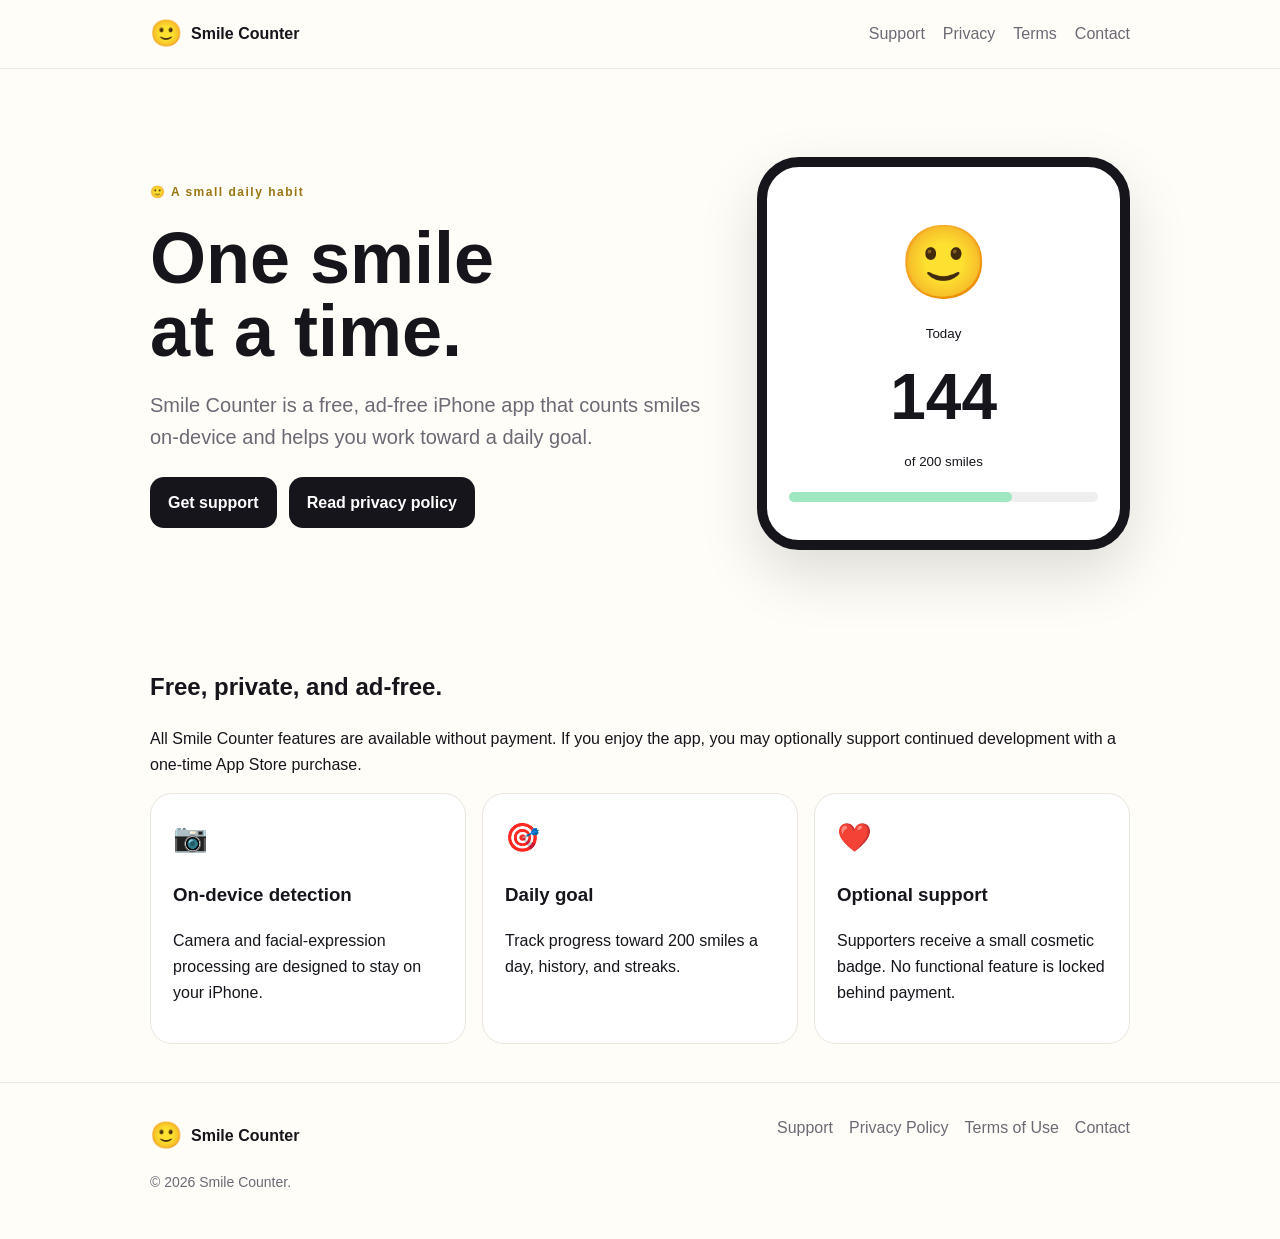
<file: index.html>
<!doctype html><html lang="en"><head><meta charset="utf-8"><meta name="viewport" content="width=device-width, initial-scale=1"><meta name="description" content="Smile Counter is a free, ad-free iPhone app for building a daily smile habit."><title>Smile Counter — One smile at a time</title><link rel="stylesheet" href="styles.css"></head><body><header class="site-header"><div class="container nav"><a class="brand" href="index.html"><span class="brand-mark">🙂</span><span>Smile Counter</span></a><nav class="nav-links"><a href="support.html">Support</a><a href="privacy.html">Privacy</a><a href="terms.html">Terms</a><a href="contact.html">Contact</a></nav></div></header><main><section class="hero"><div class="container hero-grid"><div><span class="eyebrow">🙂 A small daily habit</span><h1>One smile<br>at a time.</h1><p class="lead">Smile Counter is a free, ad-free iPhone app that counts smiles on-device and helps you work toward a daily goal.</p><div class="actions"><a class="button primary" href="support.html">Get support</a><a class="button" href="privacy.html">Read privacy policy</a></div></div><div class="phone-card"><div class="phone"><div class="phone-smile">🙂</div><small>Today</small><strong>144</strong><small>of 200 smiles</small><div class="progress"><span></span></div></div></div></div></section><section class="section"><div class="container"><h2>Free, private, and ad-free.</h2><p class="section-intro">All Smile Counter features are available without payment. If you enjoy the app, you may optionally support continued development with a one-time App Store purchase.</p><div class="cards"><div class="card"><div class="card-icon">📷</div><h3>On-device detection</h3><p>Camera and facial-expression processing are designed to stay on your iPhone.</p></div><div class="card"><div class="card-icon">🎯</div><h3>Daily goal</h3><p>Track progress toward 200 smiles a day, history, and streaks.</p></div><div class="card"><div class="card-icon">❤️</div><h3>Optional support</h3><p>Supporters receive a small cosmetic badge. No functional feature is locked behind payment.</p></div></div></div></section></main><footer class="site-footer"><div class="container footer-grid"><div><a class="brand" href="index.html"><span class="brand-mark">🙂</span><span>Smile Counter</span></a><p class="small">© 2026 Smile Counter.</p></div><div class="footer-links"><a href="support.html">Support</a><a href="privacy.html">Privacy Policy</a><a href="terms.html">Terms of Use</a><a href="contact.html">Contact</a></div></div></footer></body></html>
</file>
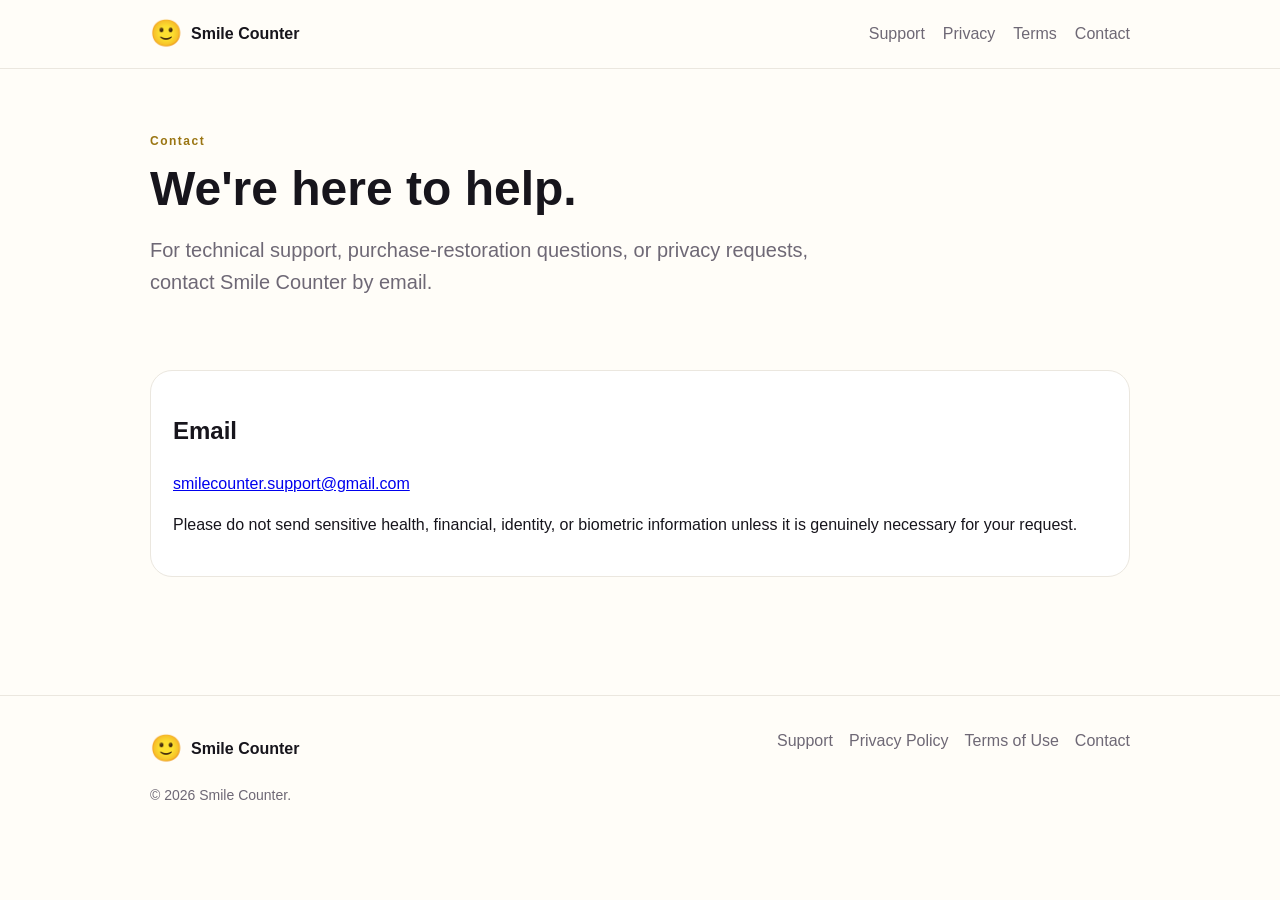
<file: contact.html>
<!doctype html><html lang="en"><head><meta charset="utf-8"><meta name="viewport" content="width=device-width, initial-scale=1"><meta name="description" content="Smile Counter"><title>Contact — Smile Counter</title><link rel="stylesheet" href="styles.css"></head><body><header class="site-header"><div class="container nav"><a class="brand" href="index.html"><span class="brand-mark">🙂</span><span>Smile Counter</span></a><nav class="nav-links"><a href="support.html">Support</a><a href="privacy.html">Privacy</a><a href="terms.html">Terms</a><a href="contact.html">Contact</a></nav></div></header><main class="page"><div class="container"><div class="page-head"><span class="eyebrow">Contact</span><h1>We're here to help.</h1><p class="lead">For technical support, purchase-restoration questions, or privacy requests, contact Smile Counter by email.</p></div><section class="section"><div class="contact-box"><h2>Email</h2><p><a href="mailto:smilecounter.support@gmail.com">smilecounter.support@gmail.com</a></p><p>Please do not send sensitive health, financial, identity, or biometric information unless it is genuinely necessary for your request.</p></div></section></div></main><footer class="site-footer"><div class="container footer-grid"><div><a class="brand" href="index.html"><span class="brand-mark">🙂</span><span>Smile Counter</span></a><p class="small">© 2026 Smile Counter.</p></div><div class="footer-links"><a href="support.html">Support</a><a href="privacy.html">Privacy Policy</a><a href="terms.html">Terms of Use</a><a href="contact.html">Contact</a></div></div></footer></body></html>
</file>
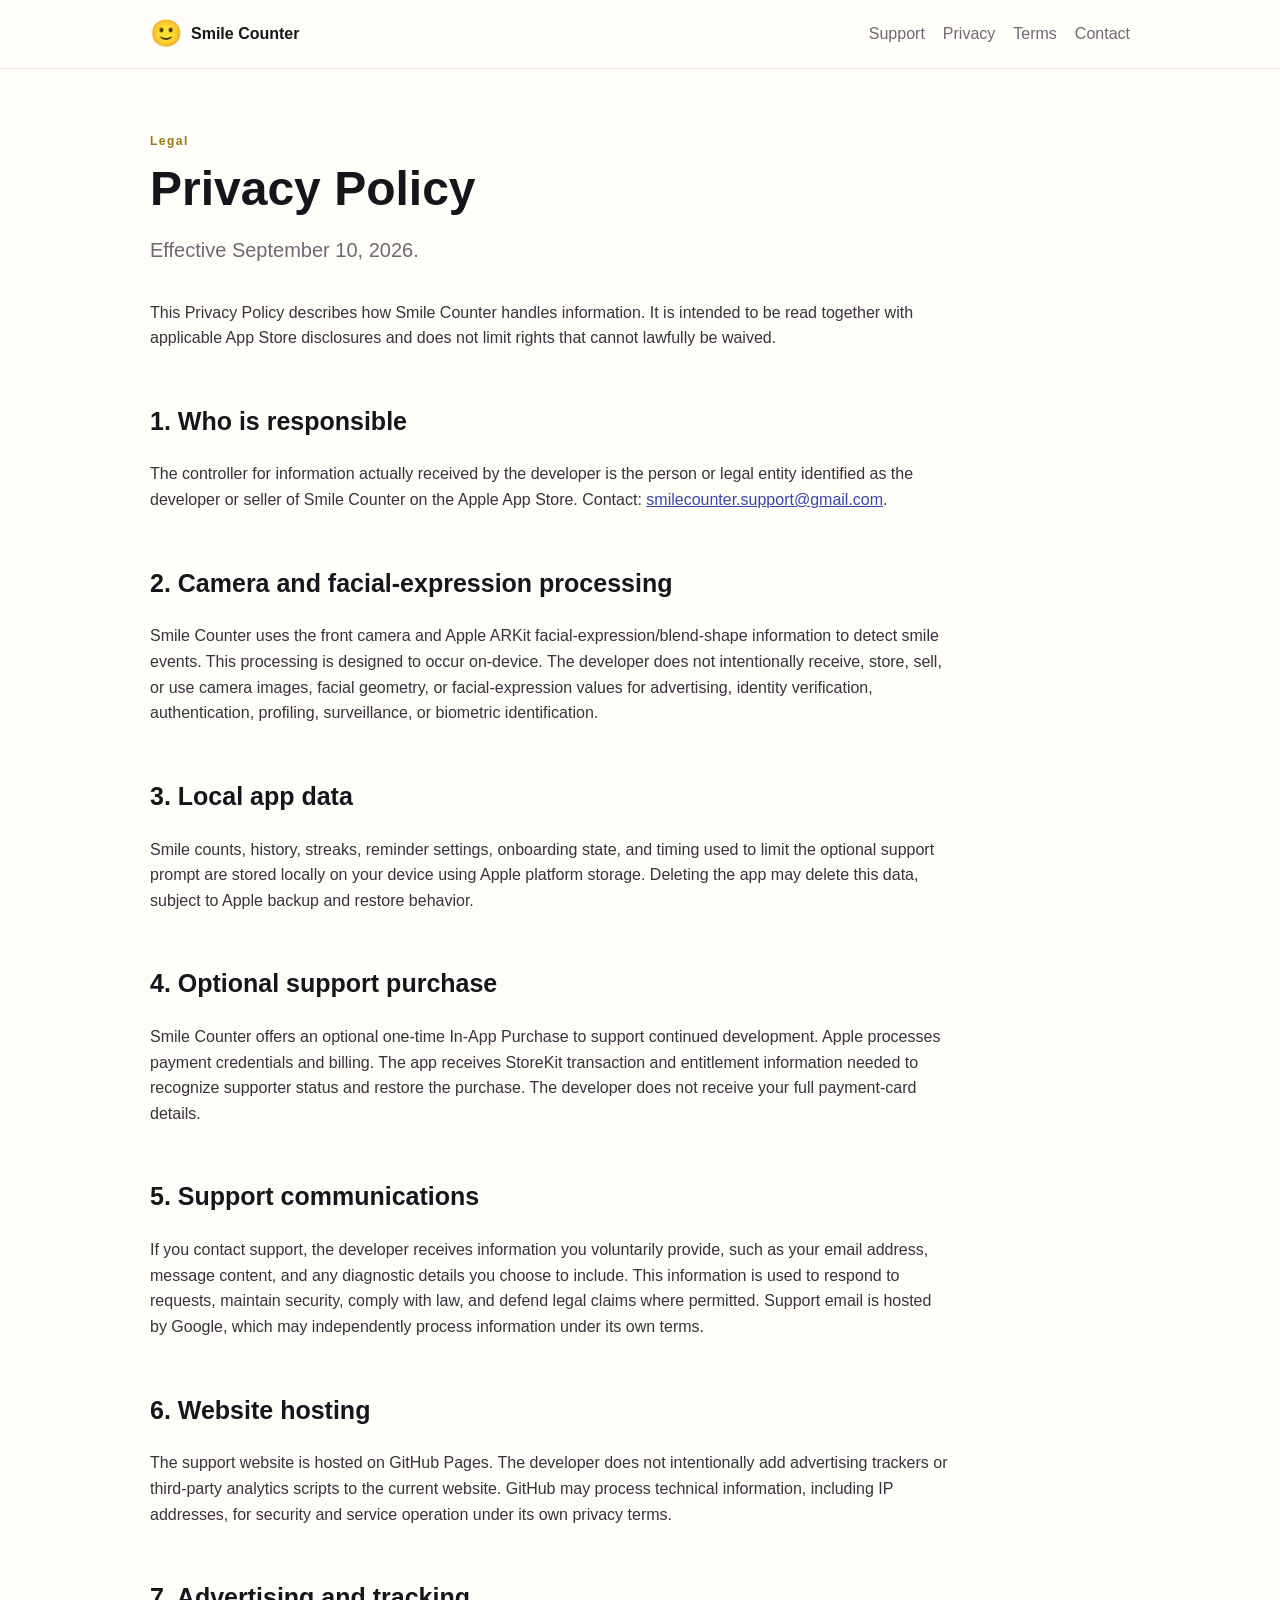
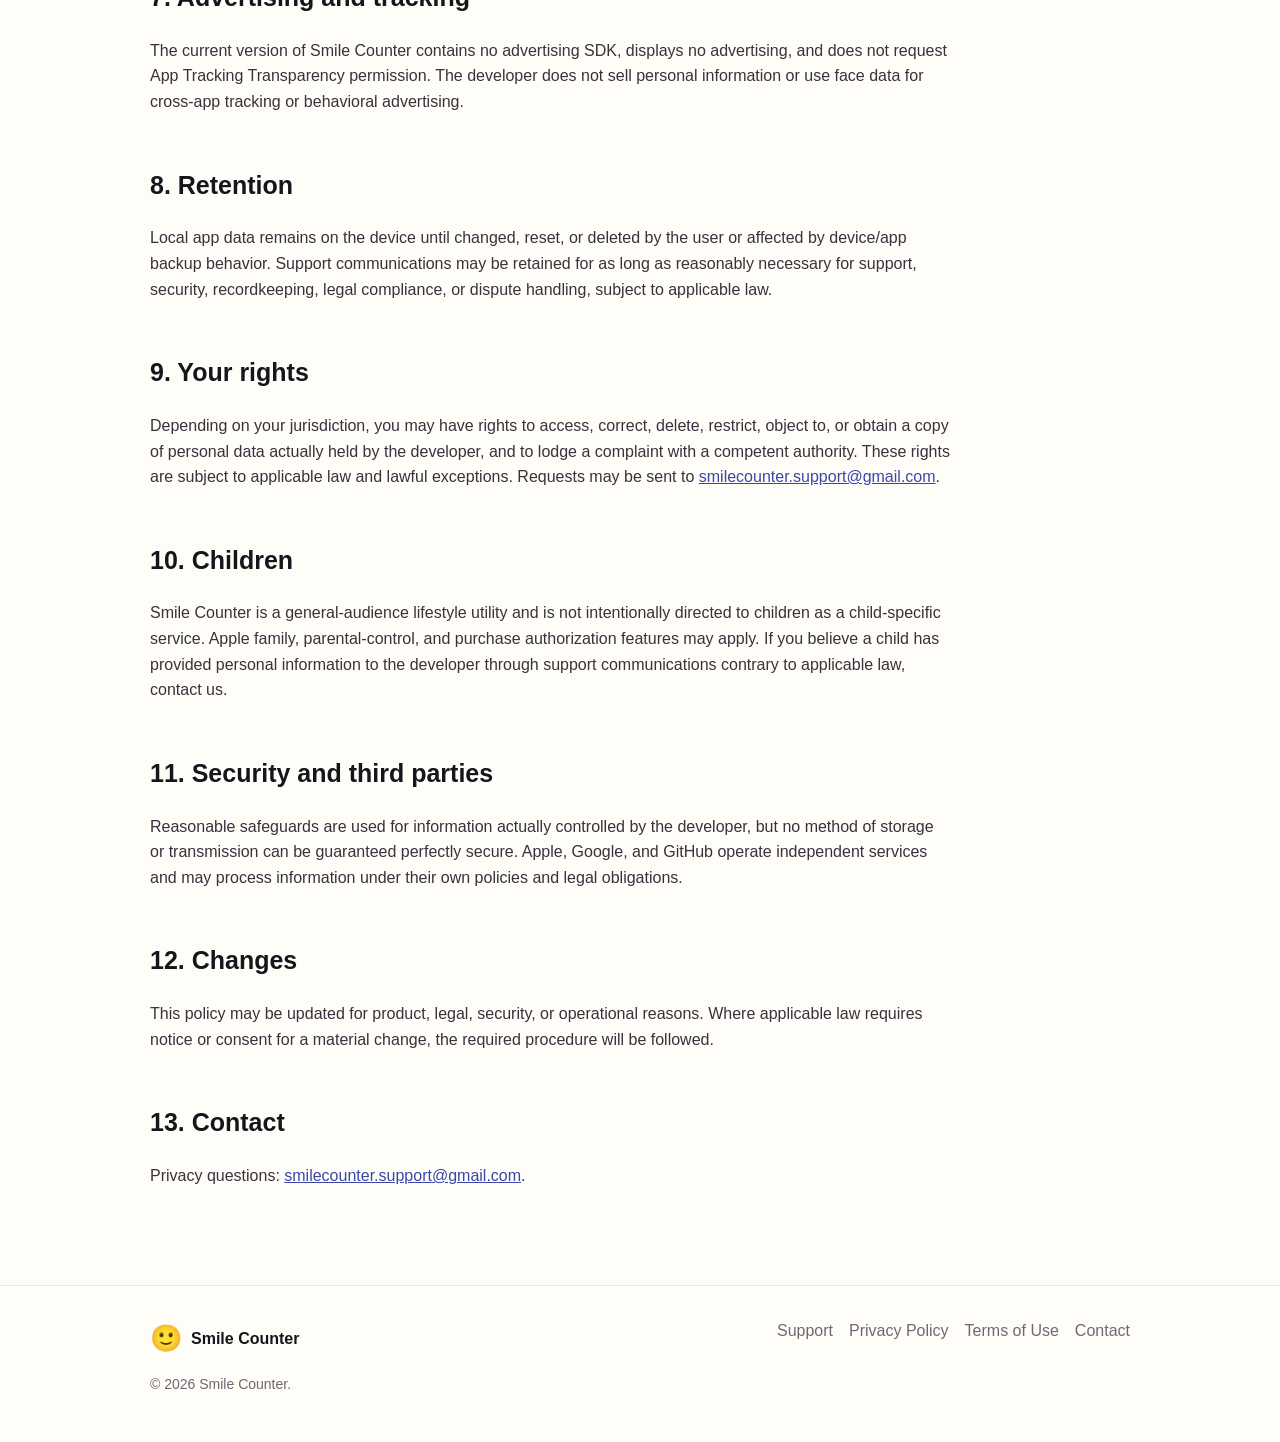
<file: privacy.html>
<!doctype html><html lang="en"><head><meta charset="utf-8"><meta name="viewport" content="width=device-width, initial-scale=1"><meta name="description" content="Smile Counter Privacy Policy"><title>Privacy Policy — Smile Counter</title><link rel="stylesheet" href="styles.css"></head><body><header class="site-header"><div class="container nav"><a class="brand" href="index.html"><span class="brand-mark">🙂</span><span>Smile Counter</span></a><nav class="nav-links"><a href="support.html">Support</a><a href="privacy.html">Privacy</a><a href="terms.html">Terms</a><a href="contact.html">Contact</a></nav></div></header><main class="page"><div class="container"><div class="page-head"><span class="eyebrow">Legal</span><h1>Privacy Policy</h1><p class="lead">Effective September 10, 2026.</p></div><div class="legal"><p>This Privacy Policy describes how Smile Counter handles information. It is intended to be read together with applicable App Store disclosures and does not limit rights that cannot lawfully be waived.</p><h2>1. Who is responsible</h2><p>The controller for information actually received by the developer is the person or legal entity identified as the developer or seller of Smile Counter on the Apple App Store. Contact: <a href="mailto:smilecounter.support@gmail.com">smilecounter.support@gmail.com</a>.</p><h2>2. Camera and facial-expression processing</h2><p>Smile Counter uses the front camera and Apple ARKit facial-expression/blend-shape information to detect smile events. This processing is designed to occur on-device. The developer does not intentionally receive, store, sell, or use camera images, facial geometry, or facial-expression values for advertising, identity verification, authentication, profiling, surveillance, or biometric identification.</p><h2>3. Local app data</h2><p>Smile counts, history, streaks, reminder settings, onboarding state, and timing used to limit the optional support prompt are stored locally on your device using Apple platform storage. Deleting the app may delete this data, subject to Apple backup and restore behavior.</p><h2>4. Optional support purchase</h2><p>Smile Counter offers an optional one-time In-App Purchase to support continued development. Apple processes payment credentials and billing. The app receives StoreKit transaction and entitlement information needed to recognize supporter status and restore the purchase. The developer does not receive your full payment-card details.</p><h2>5. Support communications</h2><p>If you contact support, the developer receives information you voluntarily provide, such as your email address, message content, and any diagnostic details you choose to include. This information is used to respond to requests, maintain security, comply with law, and defend legal claims where permitted. Support email is hosted by Google, which may independently process information under its own terms.</p><h2>6. Website hosting</h2><p>The support website is hosted on GitHub Pages. The developer does not intentionally add advertising trackers or third-party analytics scripts to the current website. GitHub may process technical information, including IP addresses, for security and service operation under its own privacy terms.</p><h2>7. Advertising and tracking</h2><p>The current version of Smile Counter contains no advertising SDK, displays no advertising, and does not request App Tracking Transparency permission. The developer does not sell personal information or use face data for cross-app tracking or behavioral advertising.</p><h2>8. Retention</h2><p>Local app data remains on the device until changed, reset, or deleted by the user or affected by device/app backup behavior. Support communications may be retained for as long as reasonably necessary for support, security, recordkeeping, legal compliance, or dispute handling, subject to applicable law.</p><h2>9. Your rights</h2><p>Depending on your jurisdiction, you may have rights to access, correct, delete, restrict, object to, or obtain a copy of personal data actually held by the developer, and to lodge a complaint with a competent authority. These rights are subject to applicable law and lawful exceptions. Requests may be sent to <a href="mailto:smilecounter.support@gmail.com">smilecounter.support@gmail.com</a>.</p><h2>10. Children</h2><p>Smile Counter is a general-audience lifestyle utility and is not intentionally directed to children as a child-specific service. Apple family, parental-control, and purchase authorization features may apply. If you believe a child has provided personal information to the developer through support communications contrary to applicable law, contact us.</p><h2>11. Security and third parties</h2><p>Reasonable safeguards are used for information actually controlled by the developer, but no method of storage or transmission can be guaranteed perfectly secure. Apple, Google, and GitHub operate independent services and may process information under their own policies and legal obligations.</p><h2>12. Changes</h2><p>This policy may be updated for product, legal, security, or operational reasons. Where applicable law requires notice or consent for a material change, the required procedure will be followed.</p><h2>13. Contact</h2><p>Privacy questions: <a href="mailto:smilecounter.support@gmail.com">smilecounter.support@gmail.com</a>.</p></div></div></main><footer class="site-footer"><div class="container footer-grid"><div><a class="brand" href="index.html"><span class="brand-mark">🙂</span><span>Smile Counter</span></a><p class="small">© 2026 Smile Counter.</p></div><div class="footer-links"><a href="support.html">Support</a><a href="privacy.html">Privacy Policy</a><a href="terms.html">Terms of Use</a><a href="contact.html">Contact</a></div></div></footer></body></html>
</file>
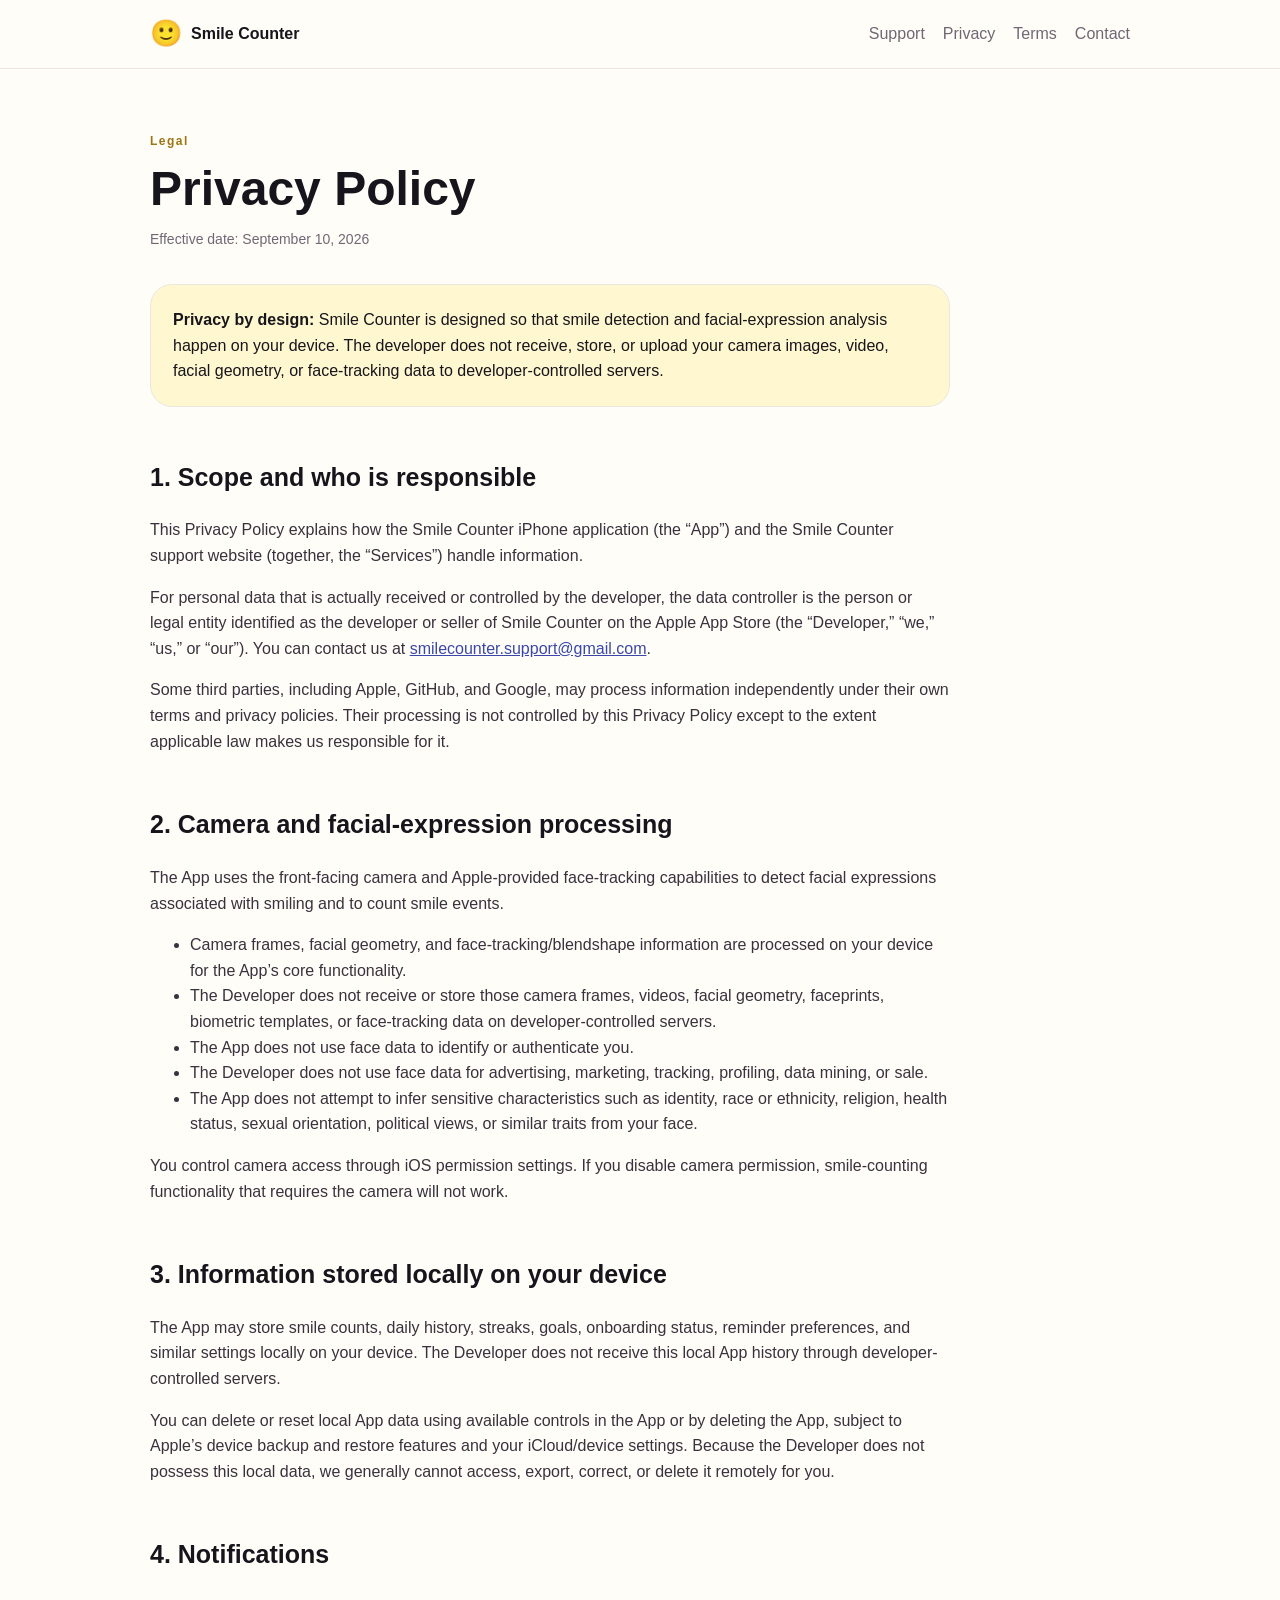
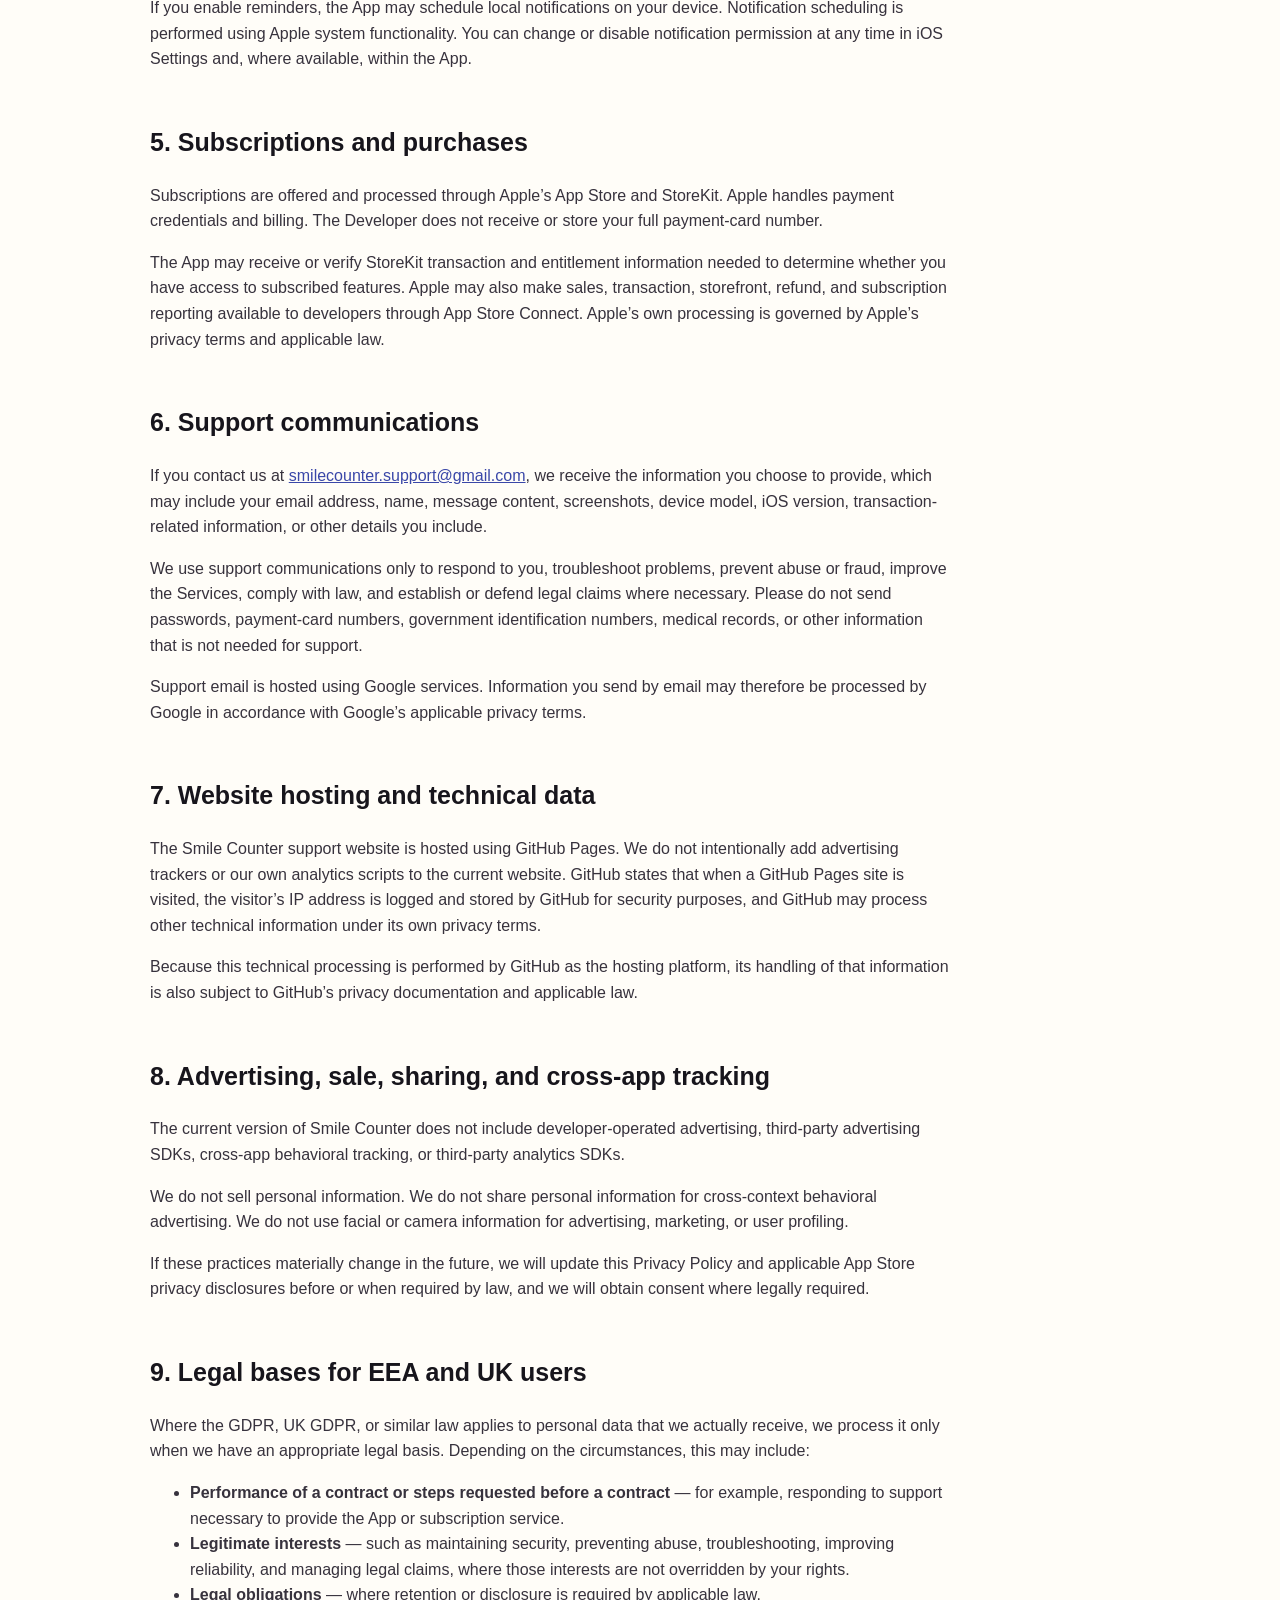
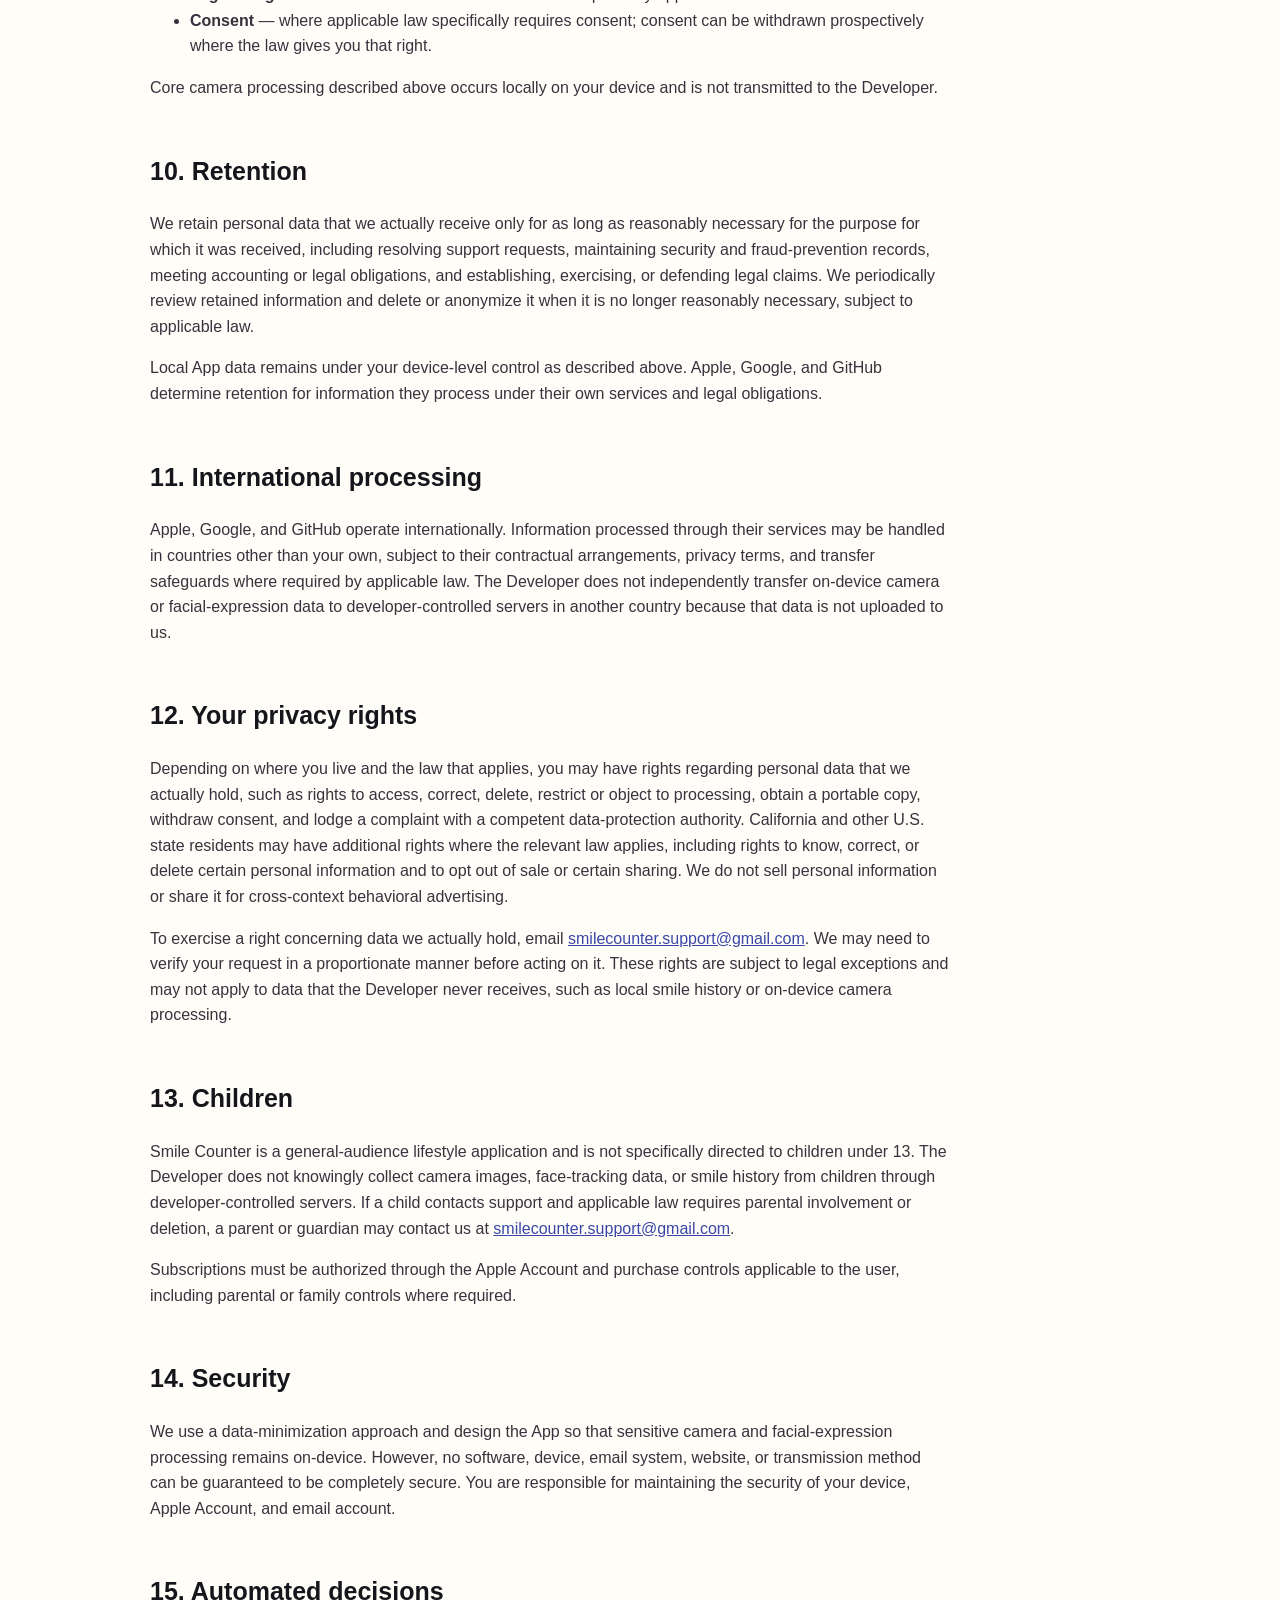
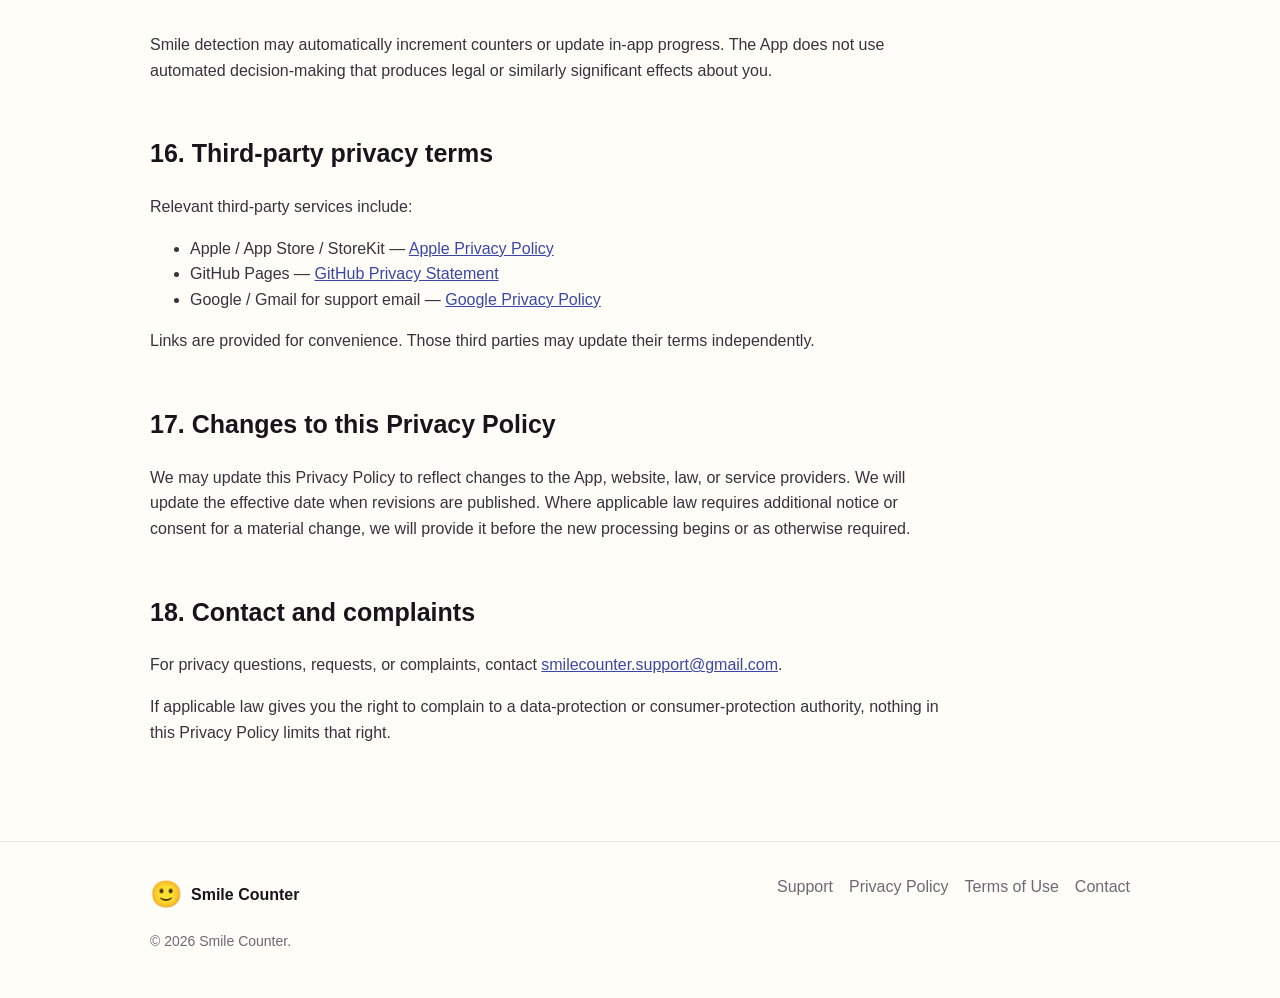
<file: SmileCounter-Privacy-Policy.html>
<!doctype html>
<html lang="en"><head><meta charset="utf-8"><meta name="viewport" content="width=device-width, initial-scale=1"><title>Privacy Policy — Smile Counter</title><link rel="stylesheet" href="styles.css"></head>
<body>
<header class="site-header"><div class="container nav"><a class="brand" href="index.html"><span class="brand-mark">🙂</span><span>Smile Counter</span></a><nav class="nav-links"><a href="support.html">Support</a><a href="privacy.html">Privacy</a><a href="terms.html">Terms</a><a href="contact.html">Contact</a></nav></div></header>
<main class="page"><div class="container"><div class="page-head"><span class="eyebrow">Legal</span><h1>Privacy Policy</h1><p class="meta">Effective date: September 10, 2026</p></div>
<div class="prose">
<div class="notice"><strong>Privacy by design:</strong> Smile Counter is designed so that smile detection and facial-expression analysis happen on your device. The developer does not receive, store, or upload your camera images, video, facial geometry, or face-tracking data to developer-controlled servers.</div>

<h2>1. Scope and who is responsible</h2>
<p>This Privacy Policy explains how the Smile Counter iPhone application (the “App”) and the Smile Counter support website (together, the “Services”) handle information.</p>
<p>For personal data that is actually received or controlled by the developer, the data controller is the person or legal entity identified as the developer or seller of Smile Counter on the Apple App Store (the “Developer,” “we,” “us,” or “our”). You can contact us at <a href="mailto:smilecounter.support@gmail.com">smilecounter.support@gmail.com</a>.</p>
<p>Some third parties, including Apple, GitHub, and Google, may process information independently under their own terms and privacy policies. Their processing is not controlled by this Privacy Policy except to the extent applicable law makes us responsible for it.</p>

<h2>2. Camera and facial-expression processing</h2>
<p>The App uses the front-facing camera and Apple-provided face-tracking capabilities to detect facial expressions associated with smiling and to count smile events.</p>
<ul>
<li>Camera frames, facial geometry, and face-tracking/blendshape information are processed on your device for the App’s core functionality.</li>
<li>The Developer does not receive or store those camera frames, videos, facial geometry, faceprints, biometric templates, or face-tracking data on developer-controlled servers.</li>
<li>The App does not use face data to identify or authenticate you.</li>
<li>The Developer does not use face data for advertising, marketing, tracking, profiling, data mining, or sale.</li>
<li>The App does not attempt to infer sensitive characteristics such as identity, race or ethnicity, religion, health status, sexual orientation, political views, or similar traits from your face.</li>
</ul>
<p>You control camera access through iOS permission settings. If you disable camera permission, smile-counting functionality that requires the camera will not work.</p>

<h2>3. Information stored locally on your device</h2>
<p>The App may store smile counts, daily history, streaks, goals, onboarding status, reminder preferences, and similar settings locally on your device. The Developer does not receive this local App history through developer-controlled servers.</p>
<p>You can delete or reset local App data using available controls in the App or by deleting the App, subject to Apple’s device backup and restore features and your iCloud/device settings. Because the Developer does not possess this local data, we generally cannot access, export, correct, or delete it remotely for you.</p>

<h2>4. Notifications</h2>
<p>If you enable reminders, the App may schedule local notifications on your device. Notification scheduling is performed using Apple system functionality. You can change or disable notification permission at any time in iOS Settings and, where available, within the App.</p>

<h2>5. Subscriptions and purchases</h2>
<p>Subscriptions are offered and processed through Apple’s App Store and StoreKit. Apple handles payment credentials and billing. The Developer does not receive or store your full payment-card number.</p>
<p>The App may receive or verify StoreKit transaction and entitlement information needed to determine whether you have access to subscribed features. Apple may also make sales, transaction, storefront, refund, and subscription reporting available to developers through App Store Connect. Apple’s own processing is governed by Apple’s privacy terms and applicable law.</p>

<h2>6. Support communications</h2>
<p>If you contact us at <a href="mailto:smilecounter.support@gmail.com">smilecounter.support@gmail.com</a>, we receive the information you choose to provide, which may include your email address, name, message content, screenshots, device model, iOS version, transaction-related information, or other details you include.</p>
<p>We use support communications only to respond to you, troubleshoot problems, prevent abuse or fraud, improve the Services, comply with law, and establish or defend legal claims where necessary. Please do not send passwords, payment-card numbers, government identification numbers, medical records, or other information that is not needed for support.</p>
<p>Support email is hosted using Google services. Information you send by email may therefore be processed by Google in accordance with Google’s applicable privacy terms.</p>

<h2>7. Website hosting and technical data</h2>
<p>The Smile Counter support website is hosted using GitHub Pages. We do not intentionally add advertising trackers or our own analytics scripts to the current website. GitHub states that when a GitHub Pages site is visited, the visitor’s IP address is logged and stored by GitHub for security purposes, and GitHub may process other technical information under its own privacy terms.</p>
<p>Because this technical processing is performed by GitHub as the hosting platform, its handling of that information is also subject to GitHub’s privacy documentation and applicable law.</p>

<h2>8. Advertising, sale, sharing, and cross-app tracking</h2>
<p>The current version of Smile Counter does not include developer-operated advertising, third-party advertising SDKs, cross-app behavioral tracking, or third-party analytics SDKs.</p>
<p>We do not sell personal information. We do not share personal information for cross-context behavioral advertising. We do not use facial or camera information for advertising, marketing, or user profiling.</p>
<p>If these practices materially change in the future, we will update this Privacy Policy and applicable App Store privacy disclosures before or when required by law, and we will obtain consent where legally required.</p>

<h2>9. Legal bases for EEA and UK users</h2>
<p>Where the GDPR, UK GDPR, or similar law applies to personal data that we actually receive, we process it only when we have an appropriate legal basis. Depending on the circumstances, this may include:</p>
<ul>
<li><strong>Performance of a contract or steps requested before a contract</strong> — for example, responding to support necessary to provide the App or subscription service.</li>
<li><strong>Legitimate interests</strong> — such as maintaining security, preventing abuse, troubleshooting, improving reliability, and managing legal claims, where those interests are not overridden by your rights.</li>
<li><strong>Legal obligations</strong> — where retention or disclosure is required by applicable law.</li>
<li><strong>Consent</strong> — where applicable law specifically requires consent; consent can be withdrawn prospectively where the law gives you that right.</li>
</ul>
<p>Core camera processing described above occurs locally on your device and is not transmitted to the Developer.</p>

<h2>10. Retention</h2>
<p>We retain personal data that we actually receive only for as long as reasonably necessary for the purpose for which it was received, including resolving support requests, maintaining security and fraud-prevention records, meeting accounting or legal obligations, and establishing, exercising, or defending legal claims. We periodically review retained information and delete or anonymize it when it is no longer reasonably necessary, subject to applicable law.</p>
<p>Local App data remains under your device-level control as described above. Apple, Google, and GitHub determine retention for information they process under their own services and legal obligations.</p>

<h2>11. International processing</h2>
<p>Apple, Google, and GitHub operate internationally. Information processed through their services may be handled in countries other than your own, subject to their contractual arrangements, privacy terms, and transfer safeguards where required by applicable law. The Developer does not independently transfer on-device camera or facial-expression data to developer-controlled servers in another country because that data is not uploaded to us.</p>

<h2>12. Your privacy rights</h2>
<p>Depending on where you live and the law that applies, you may have rights regarding personal data that we actually hold, such as rights to access, correct, delete, restrict or object to processing, obtain a portable copy, withdraw consent, and lodge a complaint with a competent data-protection authority. California and other U.S. state residents may have additional rights where the relevant law applies, including rights to know, correct, or delete certain personal information and to opt out of sale or certain sharing. We do not sell personal information or share it for cross-context behavioral advertising.</p>
<p>To exercise a right concerning data we actually hold, email <a href="mailto:smilecounter.support@gmail.com">smilecounter.support@gmail.com</a>. We may need to verify your request in a proportionate manner before acting on it. These rights are subject to legal exceptions and may not apply to data that the Developer never receives, such as local smile history or on-device camera processing.</p>

<h2>13. Children</h2>
<p>Smile Counter is a general-audience lifestyle application and is not specifically directed to children under 13. The Developer does not knowingly collect camera images, face-tracking data, or smile history from children through developer-controlled servers. If a child contacts support and applicable law requires parental involvement or deletion, a parent or guardian may contact us at <a href="mailto:smilecounter.support@gmail.com">smilecounter.support@gmail.com</a>.</p>
<p>Subscriptions must be authorized through the Apple Account and purchase controls applicable to the user, including parental or family controls where required.</p>

<h2>14. Security</h2>
<p>We use a data-minimization approach and design the App so that sensitive camera and facial-expression processing remains on-device. However, no software, device, email system, website, or transmission method can be guaranteed to be completely secure. You are responsible for maintaining the security of your device, Apple Account, and email account.</p>

<h2>15. Automated decisions</h2>
<p>Smile detection may automatically increment counters or update in-app progress. The App does not use automated decision-making that produces legal or similarly significant effects about you.</p>

<h2>16. Third-party privacy terms</h2>
<p>Relevant third-party services include:</p>
<ul>
<li>Apple / App Store / StoreKit — <a href="https://www.apple.com/legal/privacy/" rel="noopener">Apple Privacy Policy</a></li>
<li>GitHub Pages — <a href="https://docs.github.com/en/site-policy/privacy-policies/github-general-privacy-statement" rel="noopener">GitHub Privacy Statement</a></li>
<li>Google / Gmail for support email — <a href="https://policies.google.com/privacy" rel="noopener">Google Privacy Policy</a></li>
</ul>
<p>Links are provided for convenience. Those third parties may update their terms independently.</p>

<h2>17. Changes to this Privacy Policy</h2>
<p>We may update this Privacy Policy to reflect changes to the App, website, law, or service providers. We will update the effective date when revisions are published. Where applicable law requires additional notice or consent for a material change, we will provide it before the new processing begins or as otherwise required.</p>

<h2>18. Contact and complaints</h2>
<p>For privacy questions, requests, or complaints, contact <a href="mailto:smilecounter.support@gmail.com">smilecounter.support@gmail.com</a>.</p>
<p>If applicable law gives you the right to complain to a data-protection or consumer-protection authority, nothing in this Privacy Policy limits that right.</p>
</div></div></main>
<footer class="site-footer"><div class="container footer-grid"><div><a class="brand" href="index.html"><span class="brand-mark">🙂</span><span>Smile Counter</span></a><p class="small">© 2026 Smile Counter.</p></div><div class="footer-links"><a href="support.html">Support</a><a href="privacy.html">Privacy Policy</a><a href="terms.html">Terms of Use</a><a href="contact.html">Contact</a></div></div></footer>
</body></html>
</file>
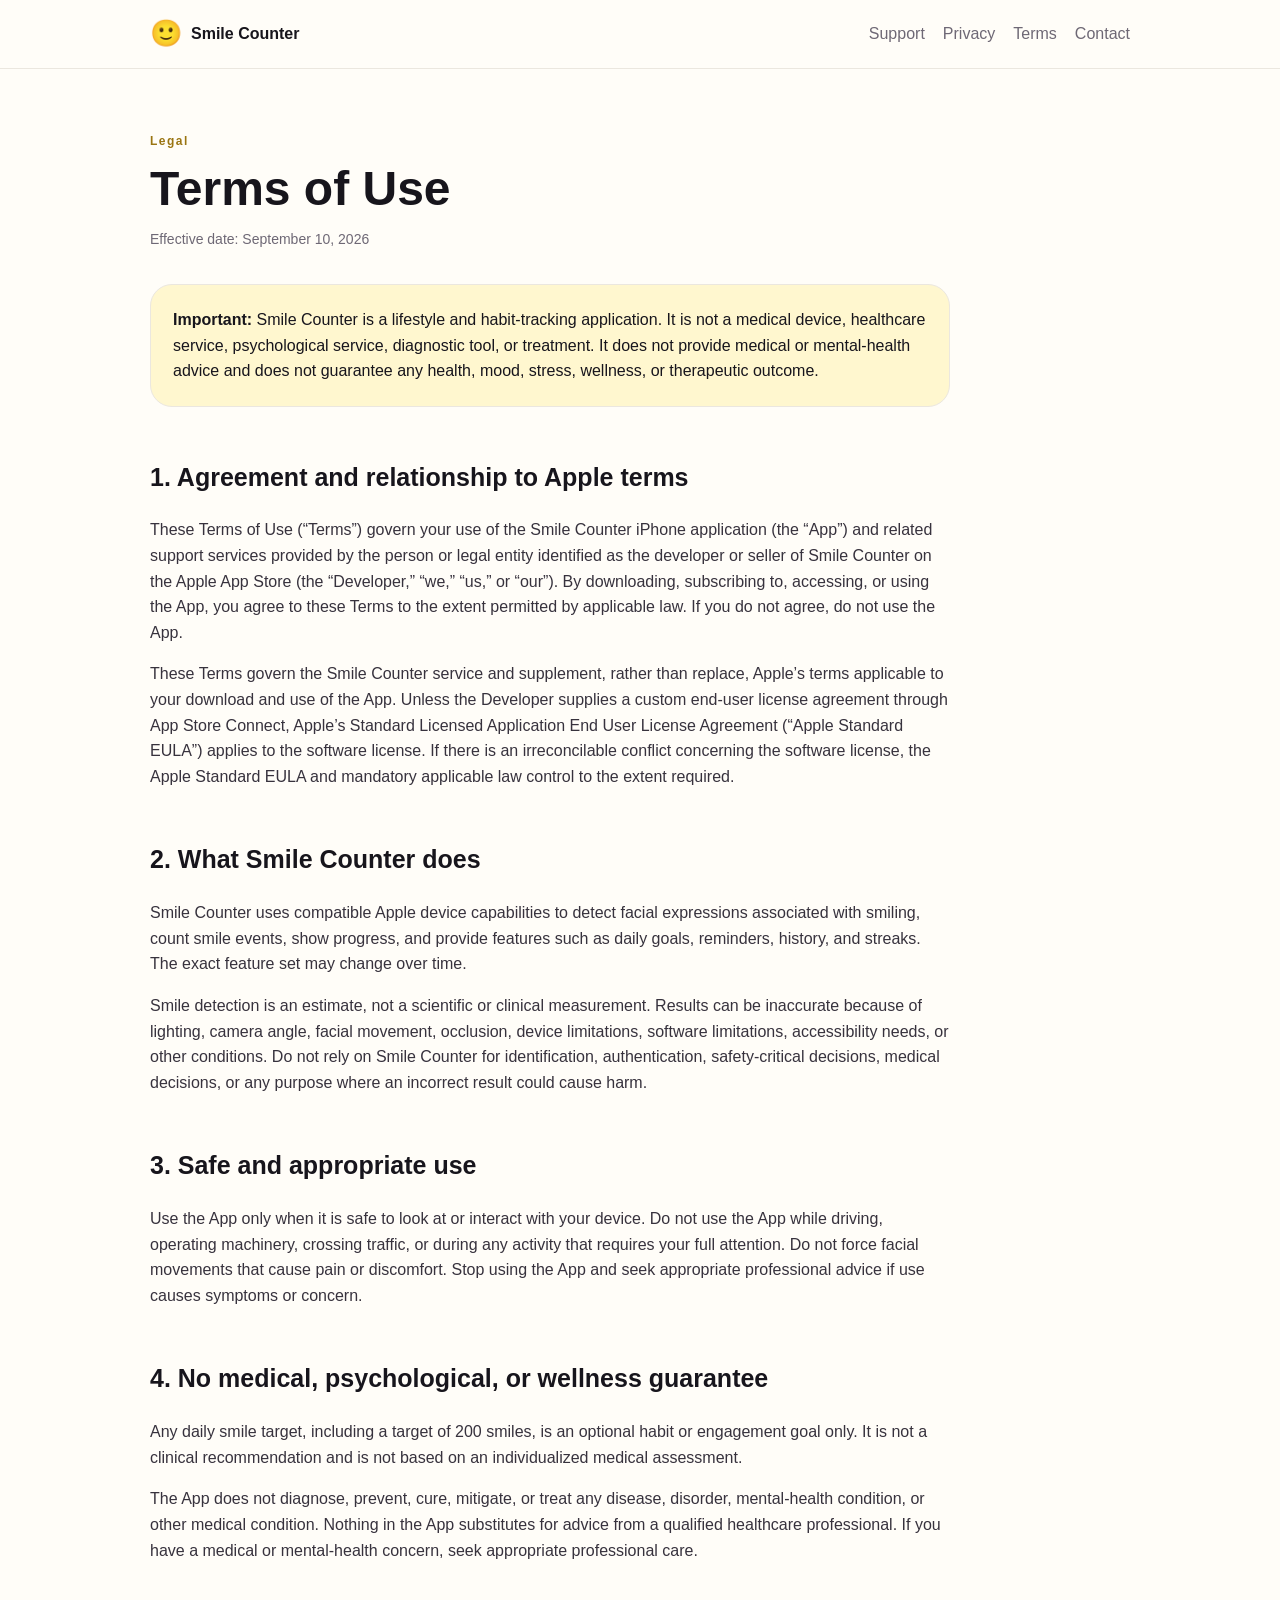
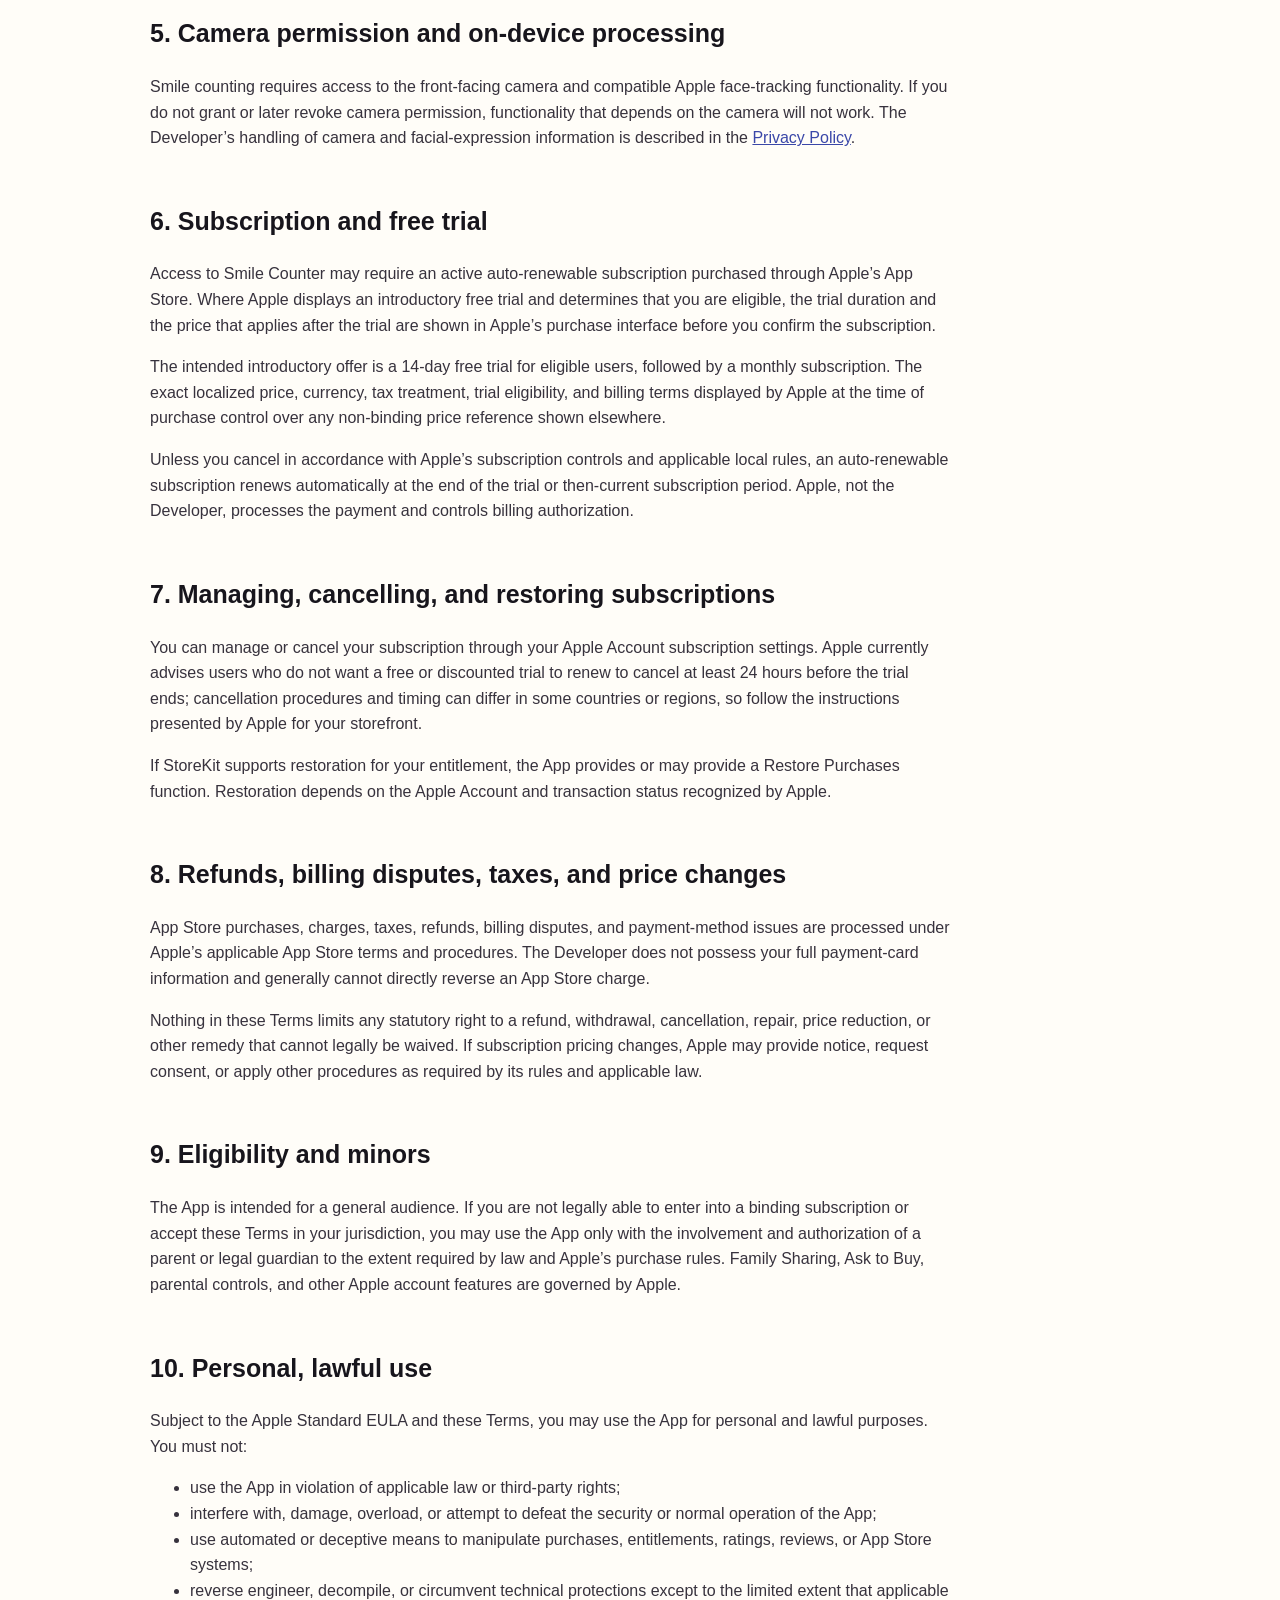
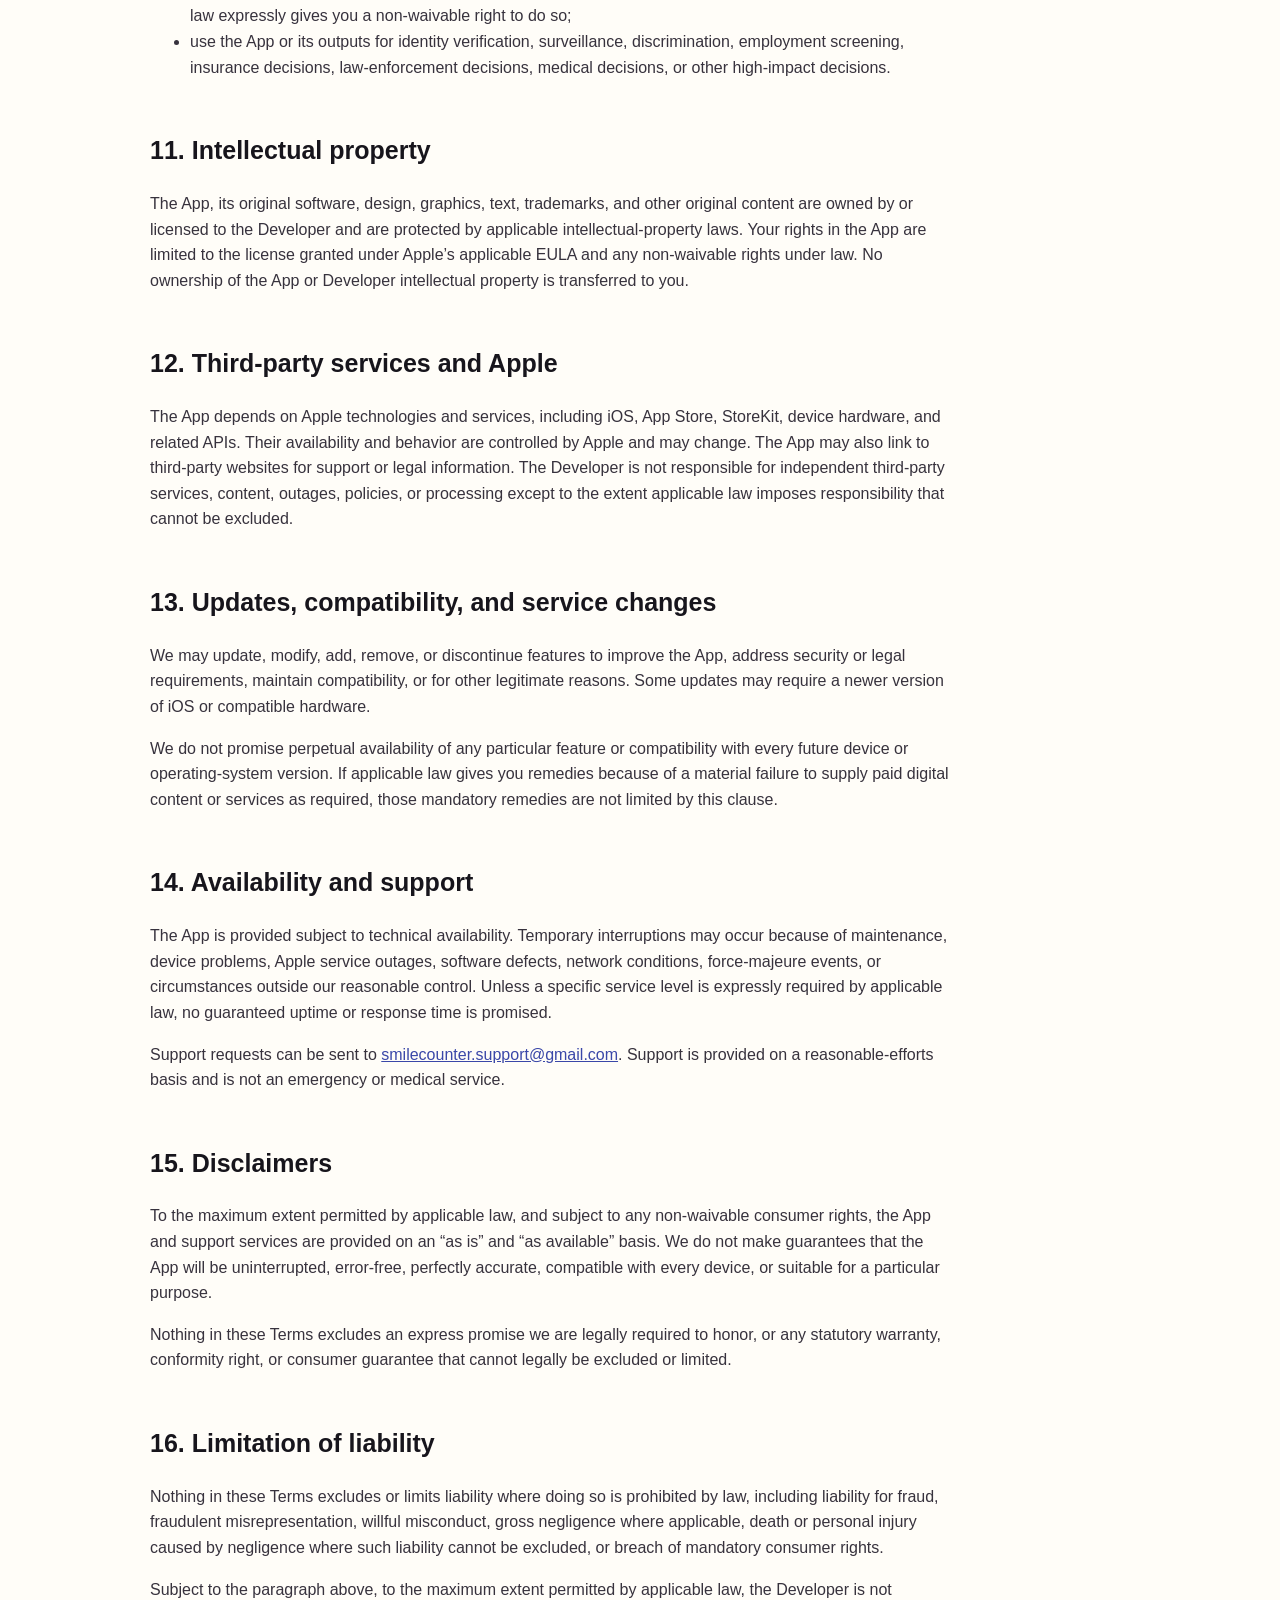
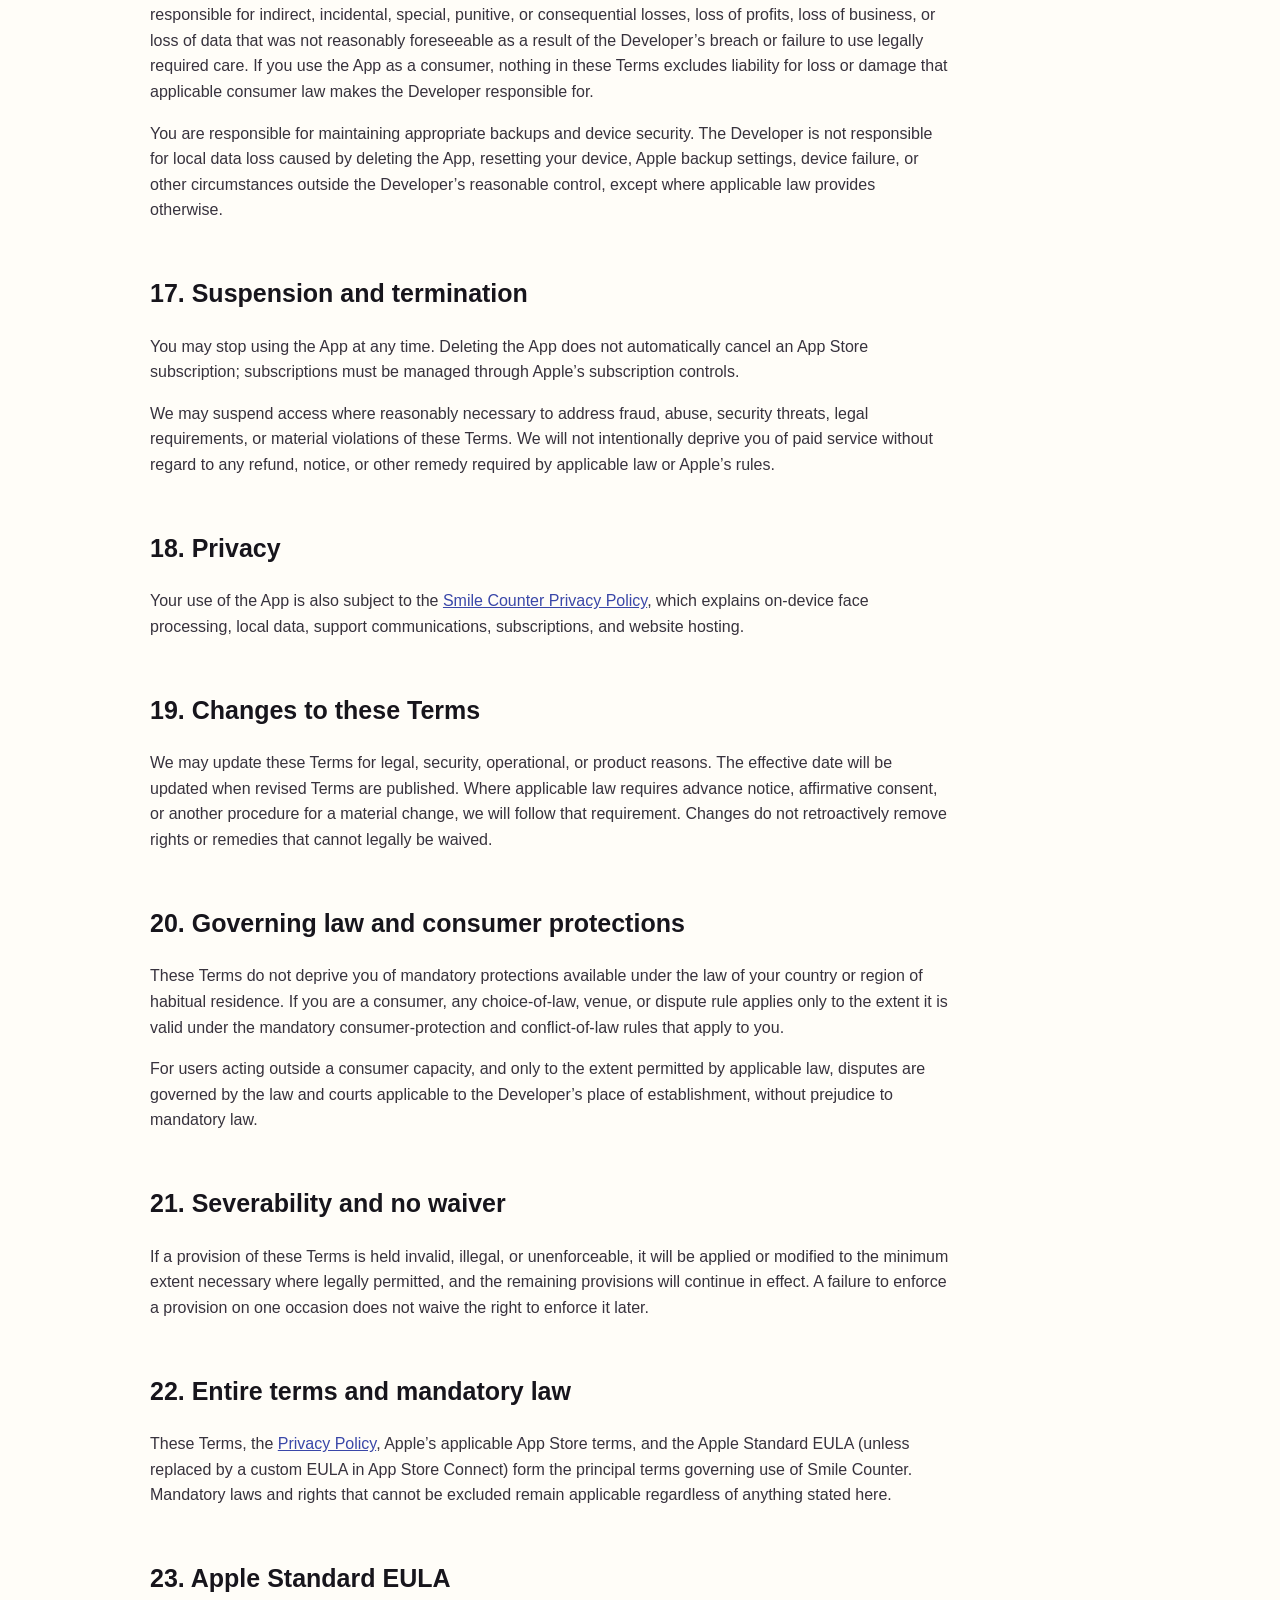
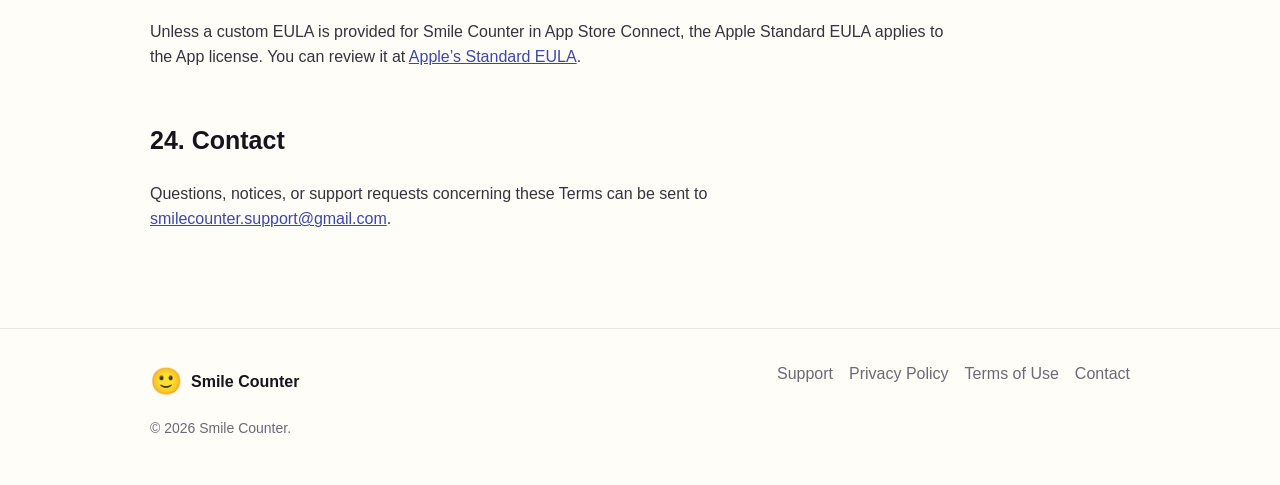
<file: SmileCounter-Terms-of-Use.html>
<!doctype html>
<html lang="en"><head><meta charset="utf-8"><meta name="viewport" content="width=device-width, initial-scale=1"><title>Terms of Use — Smile Counter</title><link rel="stylesheet" href="styles.css"></head>
<body>
<header class="site-header"><div class="container nav"><a class="brand" href="index.html"><span class="brand-mark">🙂</span><span>Smile Counter</span></a><nav class="nav-links"><a href="support.html">Support</a><a href="privacy.html">Privacy</a><a href="terms.html">Terms</a><a href="contact.html">Contact</a></nav></div></header>
<main class="page"><div class="container"><div class="page-head"><span class="eyebrow">Legal</span><h1>Terms of Use</h1><p class="meta">Effective date: September 10, 2026</p></div>
<div class="prose">
<div class="notice"><strong>Important:</strong> Smile Counter is a lifestyle and habit-tracking application. It is not a medical device, healthcare service, psychological service, diagnostic tool, or treatment. It does not provide medical or mental-health advice and does not guarantee any health, mood, stress, wellness, or therapeutic outcome.</div>

<h2>1. Agreement and relationship to Apple terms</h2>
<p>These Terms of Use (“Terms”) govern your use of the Smile Counter iPhone application (the “App”) and related support services provided by the person or legal entity identified as the developer or seller of Smile Counter on the Apple App Store (the “Developer,” “we,” “us,” or “our”). By downloading, subscribing to, accessing, or using the App, you agree to these Terms to the extent permitted by applicable law. If you do not agree, do not use the App.</p>
<p>These Terms govern the Smile Counter service and supplement, rather than replace, Apple’s terms applicable to your download and use of the App. Unless the Developer supplies a custom end-user license agreement through App Store Connect, Apple’s Standard Licensed Application End User License Agreement (“Apple Standard EULA”) applies to the software license. If there is an irreconcilable conflict concerning the software license, the Apple Standard EULA and mandatory applicable law control to the extent required.</p>

<h2>2. What Smile Counter does</h2>
<p>Smile Counter uses compatible Apple device capabilities to detect facial expressions associated with smiling, count smile events, show progress, and provide features such as daily goals, reminders, history, and streaks. The exact feature set may change over time.</p>
<p>Smile detection is an estimate, not a scientific or clinical measurement. Results can be inaccurate because of lighting, camera angle, facial movement, occlusion, device limitations, software limitations, accessibility needs, or other conditions. Do not rely on Smile Counter for identification, authentication, safety-critical decisions, medical decisions, or any purpose where an incorrect result could cause harm.</p>

<h2>3. Safe and appropriate use</h2>
<p>Use the App only when it is safe to look at or interact with your device. Do not use the App while driving, operating machinery, crossing traffic, or during any activity that requires your full attention. Do not force facial movements that cause pain or discomfort. Stop using the App and seek appropriate professional advice if use causes symptoms or concern.</p>

<h2>4. No medical, psychological, or wellness guarantee</h2>
<p>Any daily smile target, including a target of 200 smiles, is an optional habit or engagement goal only. It is not a clinical recommendation and is not based on an individualized medical assessment.</p>
<p>The App does not diagnose, prevent, cure, mitigate, or treat any disease, disorder, mental-health condition, or other medical condition. Nothing in the App substitutes for advice from a qualified healthcare professional. If you have a medical or mental-health concern, seek appropriate professional care.</p>

<h2>5. Camera permission and on-device processing</h2>
<p>Smile counting requires access to the front-facing camera and compatible Apple face-tracking functionality. If you do not grant or later revoke camera permission, functionality that depends on the camera will not work. The Developer’s handling of camera and facial-expression information is described in the <a href="privacy.html">Privacy Policy</a>.</p>

<h2>6. Subscription and free trial</h2>
<p>Access to Smile Counter may require an active auto-renewable subscription purchased through Apple’s App Store. Where Apple displays an introductory free trial and determines that you are eligible, the trial duration and the price that applies after the trial are shown in Apple’s purchase interface before you confirm the subscription.</p>
<p>The intended introductory offer is a 14-day free trial for eligible users, followed by a monthly subscription. The exact localized price, currency, tax treatment, trial eligibility, and billing terms displayed by Apple at the time of purchase control over any non-binding price reference shown elsewhere.</p>
<p>Unless you cancel in accordance with Apple’s subscription controls and applicable local rules, an auto-renewable subscription renews automatically at the end of the trial or then-current subscription period. Apple, not the Developer, processes the payment and controls billing authorization.</p>

<h2>7. Managing, cancelling, and restoring subscriptions</h2>
<p>You can manage or cancel your subscription through your Apple Account subscription settings. Apple currently advises users who do not want a free or discounted trial to renew to cancel at least 24 hours before the trial ends; cancellation procedures and timing can differ in some countries or regions, so follow the instructions presented by Apple for your storefront.</p>
<p>If StoreKit supports restoration for your entitlement, the App provides or may provide a Restore Purchases function. Restoration depends on the Apple Account and transaction status recognized by Apple.</p>

<h2>8. Refunds, billing disputes, taxes, and price changes</h2>
<p>App Store purchases, charges, taxes, refunds, billing disputes, and payment-method issues are processed under Apple’s applicable App Store terms and procedures. The Developer does not possess your full payment-card information and generally cannot directly reverse an App Store charge.</p>
<p>Nothing in these Terms limits any statutory right to a refund, withdrawal, cancellation, repair, price reduction, or other remedy that cannot legally be waived. If subscription pricing changes, Apple may provide notice, request consent, or apply other procedures as required by its rules and applicable law.</p>

<h2>9. Eligibility and minors</h2>
<p>The App is intended for a general audience. If you are not legally able to enter into a binding subscription or accept these Terms in your jurisdiction, you may use the App only with the involvement and authorization of a parent or legal guardian to the extent required by law and Apple’s purchase rules. Family Sharing, Ask to Buy, parental controls, and other Apple account features are governed by Apple.</p>

<h2>10. Personal, lawful use</h2>
<p>Subject to the Apple Standard EULA and these Terms, you may use the App for personal and lawful purposes. You must not:</p>
<ul>
<li>use the App in violation of applicable law or third-party rights;</li>
<li>interfere with, damage, overload, or attempt to defeat the security or normal operation of the App;</li>
<li>use automated or deceptive means to manipulate purchases, entitlements, ratings, reviews, or App Store systems;</li>
<li>reverse engineer, decompile, or circumvent technical protections except to the limited extent that applicable law expressly gives you a non-waivable right to do so;</li>
<li>use the App or its outputs for identity verification, surveillance, discrimination, employment screening, insurance decisions, law-enforcement decisions, medical decisions, or other high-impact decisions.</li>
</ul>

<h2>11. Intellectual property</h2>
<p>The App, its original software, design, graphics, text, trademarks, and other original content are owned by or licensed to the Developer and are protected by applicable intellectual-property laws. Your rights in the App are limited to the license granted under Apple’s applicable EULA and any non-waivable rights under law. No ownership of the App or Developer intellectual property is transferred to you.</p>

<h2>12. Third-party services and Apple</h2>
<p>The App depends on Apple technologies and services, including iOS, App Store, StoreKit, device hardware, and related APIs. Their availability and behavior are controlled by Apple and may change. The App may also link to third-party websites for support or legal information. The Developer is not responsible for independent third-party services, content, outages, policies, or processing except to the extent applicable law imposes responsibility that cannot be excluded.</p>

<h2>13. Updates, compatibility, and service changes</h2>
<p>We may update, modify, add, remove, or discontinue features to improve the App, address security or legal requirements, maintain compatibility, or for other legitimate reasons. Some updates may require a newer version of iOS or compatible hardware.</p>
<p>We do not promise perpetual availability of any particular feature or compatibility with every future device or operating-system version. If applicable law gives you remedies because of a material failure to supply paid digital content or services as required, those mandatory remedies are not limited by this clause.</p>

<h2>14. Availability and support</h2>
<p>The App is provided subject to technical availability. Temporary interruptions may occur because of maintenance, device problems, Apple service outages, software defects, network conditions, force-majeure events, or circumstances outside our reasonable control. Unless a specific service level is expressly required by applicable law, no guaranteed uptime or response time is promised.</p>
<p>Support requests can be sent to <a href="mailto:smilecounter.support@gmail.com">smilecounter.support@gmail.com</a>. Support is provided on a reasonable-efforts basis and is not an emergency or medical service.</p>

<h2>15. Disclaimers</h2>
<p>To the maximum extent permitted by applicable law, and subject to any non-waivable consumer rights, the App and support services are provided on an “as is” and “as available” basis. We do not make guarantees that the App will be uninterrupted, error-free, perfectly accurate, compatible with every device, or suitable for a particular purpose.</p>
<p>Nothing in these Terms excludes an express promise we are legally required to honor, or any statutory warranty, conformity right, or consumer guarantee that cannot legally be excluded or limited.</p>

<h2>16. Limitation of liability</h2>
<p>Nothing in these Terms excludes or limits liability where doing so is prohibited by law, including liability for fraud, fraudulent misrepresentation, willful misconduct, gross negligence where applicable, death or personal injury caused by negligence where such liability cannot be excluded, or breach of mandatory consumer rights.</p>
<p>Subject to the paragraph above, to the maximum extent permitted by applicable law, the Developer is not responsible for indirect, incidental, special, punitive, or consequential losses, loss of profits, loss of business, or loss of data that was not reasonably foreseeable as a result of the Developer’s breach or failure to use legally required care. If you use the App as a consumer, nothing in these Terms excludes liability for loss or damage that applicable consumer law makes the Developer responsible for.</p>
<p>You are responsible for maintaining appropriate backups and device security. The Developer is not responsible for local data loss caused by deleting the App, resetting your device, Apple backup settings, device failure, or other circumstances outside the Developer’s reasonable control, except where applicable law provides otherwise.</p>

<h2>17. Suspension and termination</h2>
<p>You may stop using the App at any time. Deleting the App does not automatically cancel an App Store subscription; subscriptions must be managed through Apple’s subscription controls.</p>
<p>We may suspend access where reasonably necessary to address fraud, abuse, security threats, legal requirements, or material violations of these Terms. We will not intentionally deprive you of paid service without regard to any refund, notice, or other remedy required by applicable law or Apple’s rules.</p>

<h2>18. Privacy</h2>
<p>Your use of the App is also subject to the <a href="privacy.html">Smile Counter Privacy Policy</a>, which explains on-device face processing, local data, support communications, subscriptions, and website hosting.</p>

<h2>19. Changes to these Terms</h2>
<p>We may update these Terms for legal, security, operational, or product reasons. The effective date will be updated when revised Terms are published. Where applicable law requires advance notice, affirmative consent, or another procedure for a material change, we will follow that requirement. Changes do not retroactively remove rights or remedies that cannot legally be waived.</p>

<h2>20. Governing law and consumer protections</h2>
<p>These Terms do not deprive you of mandatory protections available under the law of your country or region of habitual residence. If you are a consumer, any choice-of-law, venue, or dispute rule applies only to the extent it is valid under the mandatory consumer-protection and conflict-of-law rules that apply to you.</p>
<p>For users acting outside a consumer capacity, and only to the extent permitted by applicable law, disputes are governed by the law and courts applicable to the Developer’s place of establishment, without prejudice to mandatory law.</p>

<h2>21. Severability and no waiver</h2>
<p>If a provision of these Terms is held invalid, illegal, or unenforceable, it will be applied or modified to the minimum extent necessary where legally permitted, and the remaining provisions will continue in effect. A failure to enforce a provision on one occasion does not waive the right to enforce it later.</p>

<h2>22. Entire terms and mandatory law</h2>
<p>These Terms, the <a href="privacy.html">Privacy Policy</a>, Apple’s applicable App Store terms, and the Apple Standard EULA (unless replaced by a custom EULA in App Store Connect) form the principal terms governing use of Smile Counter. Mandatory laws and rights that cannot be excluded remain applicable regardless of anything stated here.</p>

<h2>23. Apple Standard EULA</h2>
<p>Unless a custom EULA is provided for Smile Counter in App Store Connect, the Apple Standard EULA applies to the App license. You can review it at <a href="https://www.apple.com/legal/internet-services/itunes/dev/stdeula/" rel="noopener">Apple’s Standard EULA</a>.</p>

<h2>24. Contact</h2>
<p>Questions, notices, or support requests concerning these Terms can be sent to <a href="mailto:smilecounter.support@gmail.com">smilecounter.support@gmail.com</a>.</p>
</div></div></main>
<footer class="site-footer"><div class="container footer-grid"><div><a class="brand" href="index.html"><span class="brand-mark">🙂</span><span>Smile Counter</span></a><p class="small">© 2026 Smile Counter.</p></div><div class="footer-links"><a href="support.html">Support</a><a href="privacy.html">Privacy Policy</a><a href="terms.html">Terms of Use</a><a href="contact.html">Contact</a></div></div></footer>
</body></html>
</file>
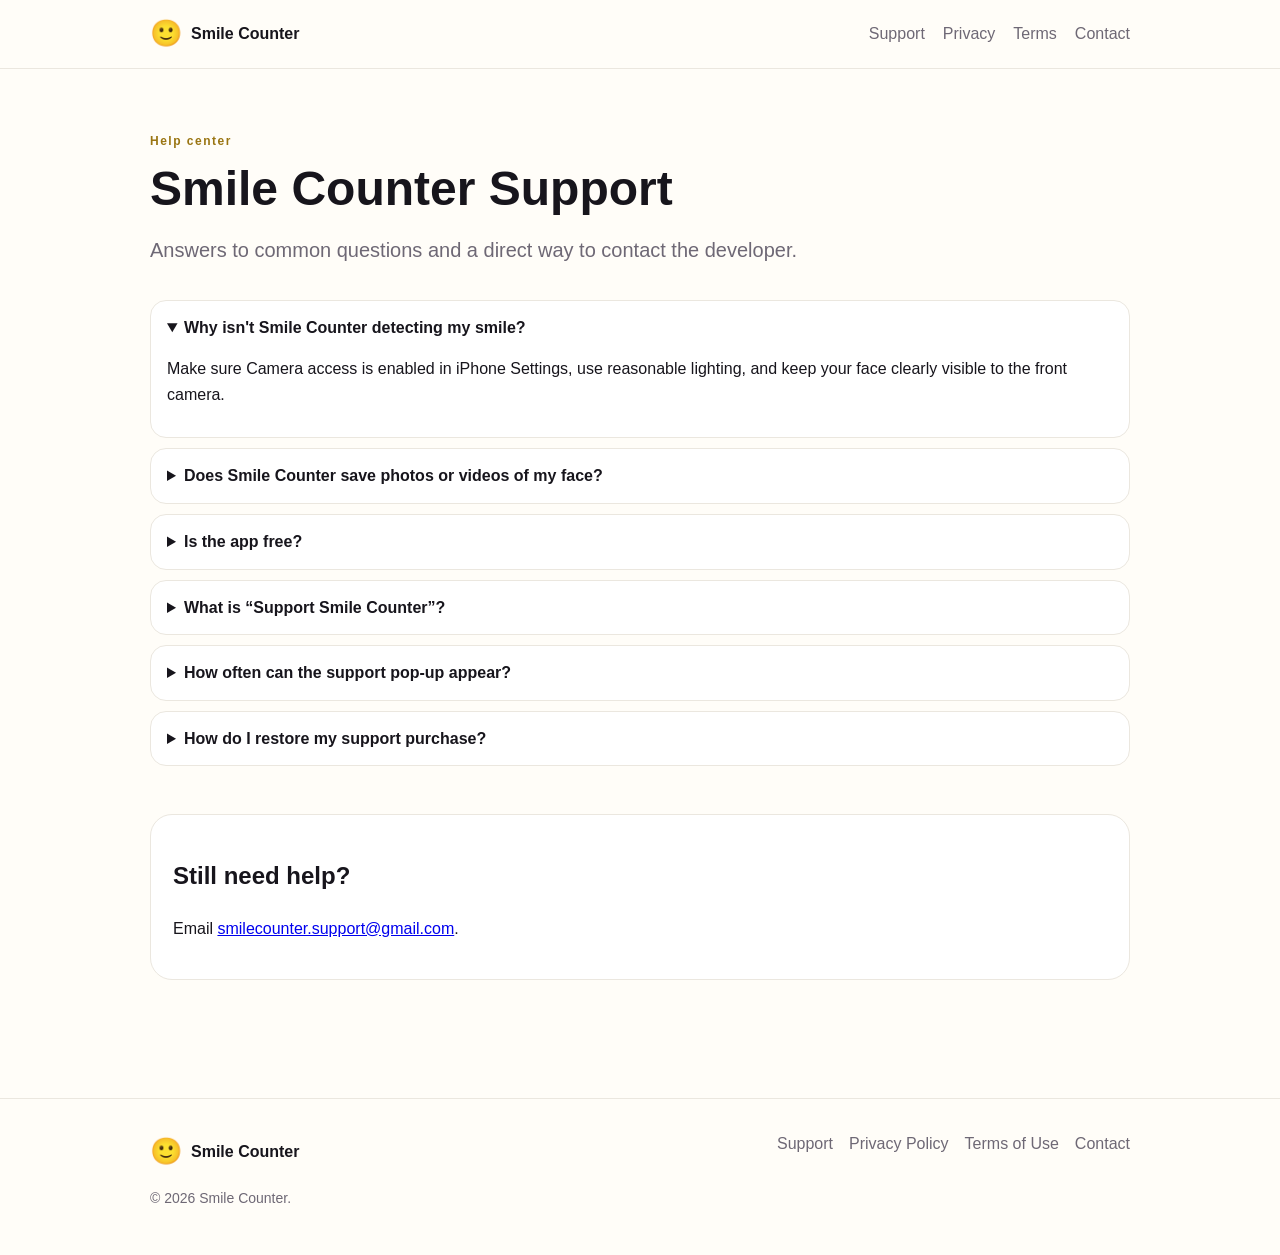
<file: support.html>
<!doctype html><html lang="en"><head><meta charset="utf-8"><meta name="viewport" content="width=device-width, initial-scale=1"><meta name="description" content="Smile Counter"><title>Support — Smile Counter</title><link rel="stylesheet" href="styles.css"></head><body><header class="site-header"><div class="container nav"><a class="brand" href="index.html"><span class="brand-mark">🙂</span><span>Smile Counter</span></a><nav class="nav-links"><a href="support.html">Support</a><a href="privacy.html">Privacy</a><a href="terms.html">Terms</a><a href="contact.html">Contact</a></nav></div></header><main class="page"><div class="container"><div class="page-head"><span class="eyebrow">Help center</span><h1>Smile Counter Support</h1><p class="lead">Answers to common questions and a direct way to contact the developer.</p></div><div class="faq"><details open><summary>Why isn't Smile Counter detecting my smile?</summary><p>Make sure Camera access is enabled in iPhone Settings, use reasonable lighting, and keep your face clearly visible to the front camera.</p></details><details><summary>Does Smile Counter save photos or videos of my face?</summary><p>No. The app is designed to process camera and facial-expression information on-device and does not intentionally upload camera images to the developer.</p></details><details><summary>Is the app free?</summary><p>Yes. All functional features are free and the app contains no advertising.</p></details><details><summary>What is “Support Smile Counter”?</summary><p>It is an optional one-time In-App Purchase. It does not unlock functionality. It gives a cosmetic Supporter badge and permanently suppresses the occasional support reminder while Apple recognizes the entitlement.</p></details><details><summary>How often can the support pop-up appear?</summary><p>It may appear on the first app opening. If you have not supported the app, it can appear no more than once per local calendar day and can always be dismissed with “Not now.” Reopening the app on the same day does not show it again.</p></details><details><summary>How do I restore my support purchase?</summary><p>Open Settings in the app and choose Restore Purchase. Restoration depends on the Apple Account and transaction status recognized by Apple.</p></details></div><section class="section"><div class="contact-box"><h2>Still need help?</h2><p>Email <a href="mailto:smilecounter.support@gmail.com">smilecounter.support@gmail.com</a>.</p></div></section></div></main><footer class="site-footer"><div class="container footer-grid"><div><a class="brand" href="index.html"><span class="brand-mark">🙂</span><span>Smile Counter</span></a><p class="small">© 2026 Smile Counter.</p></div><div class="footer-links"><a href="support.html">Support</a><a href="privacy.html">Privacy Policy</a><a href="terms.html">Terms of Use</a><a href="contact.html">Contact</a></div></div></footer></body></html>
</file>
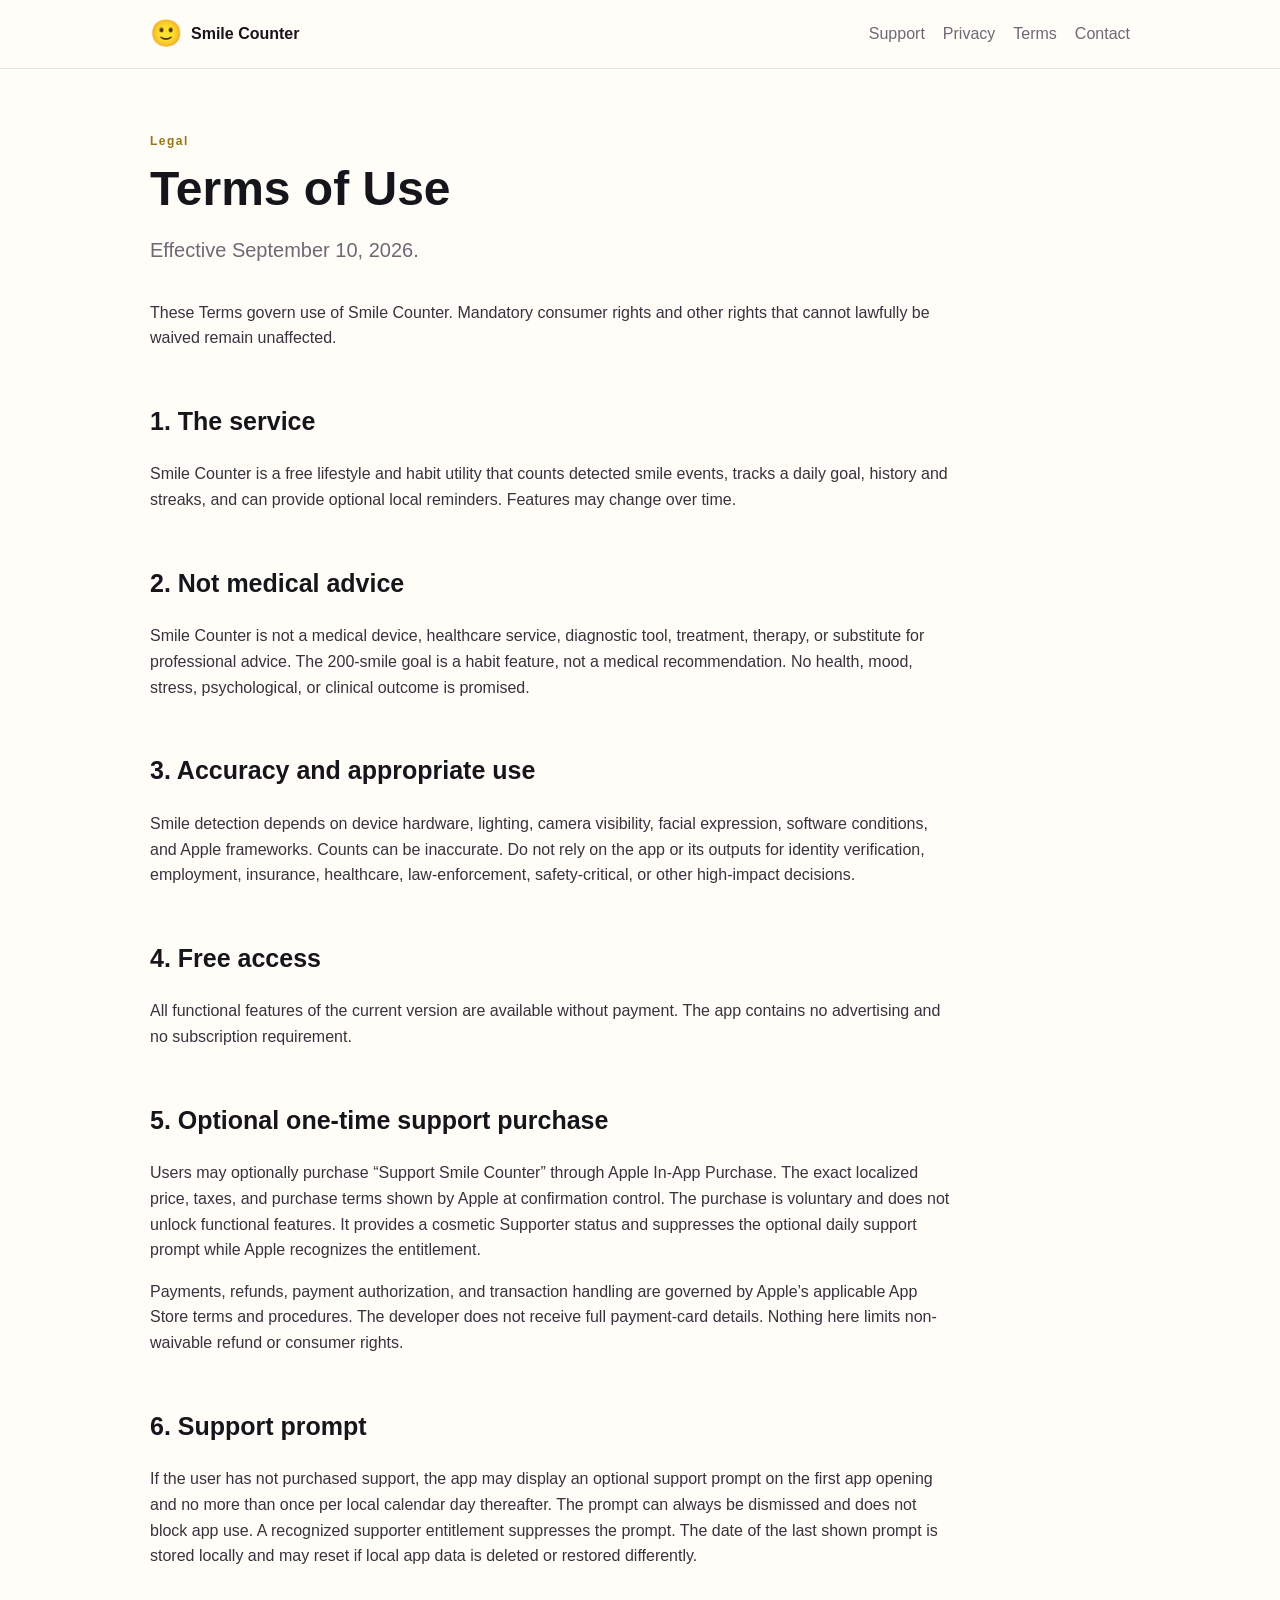
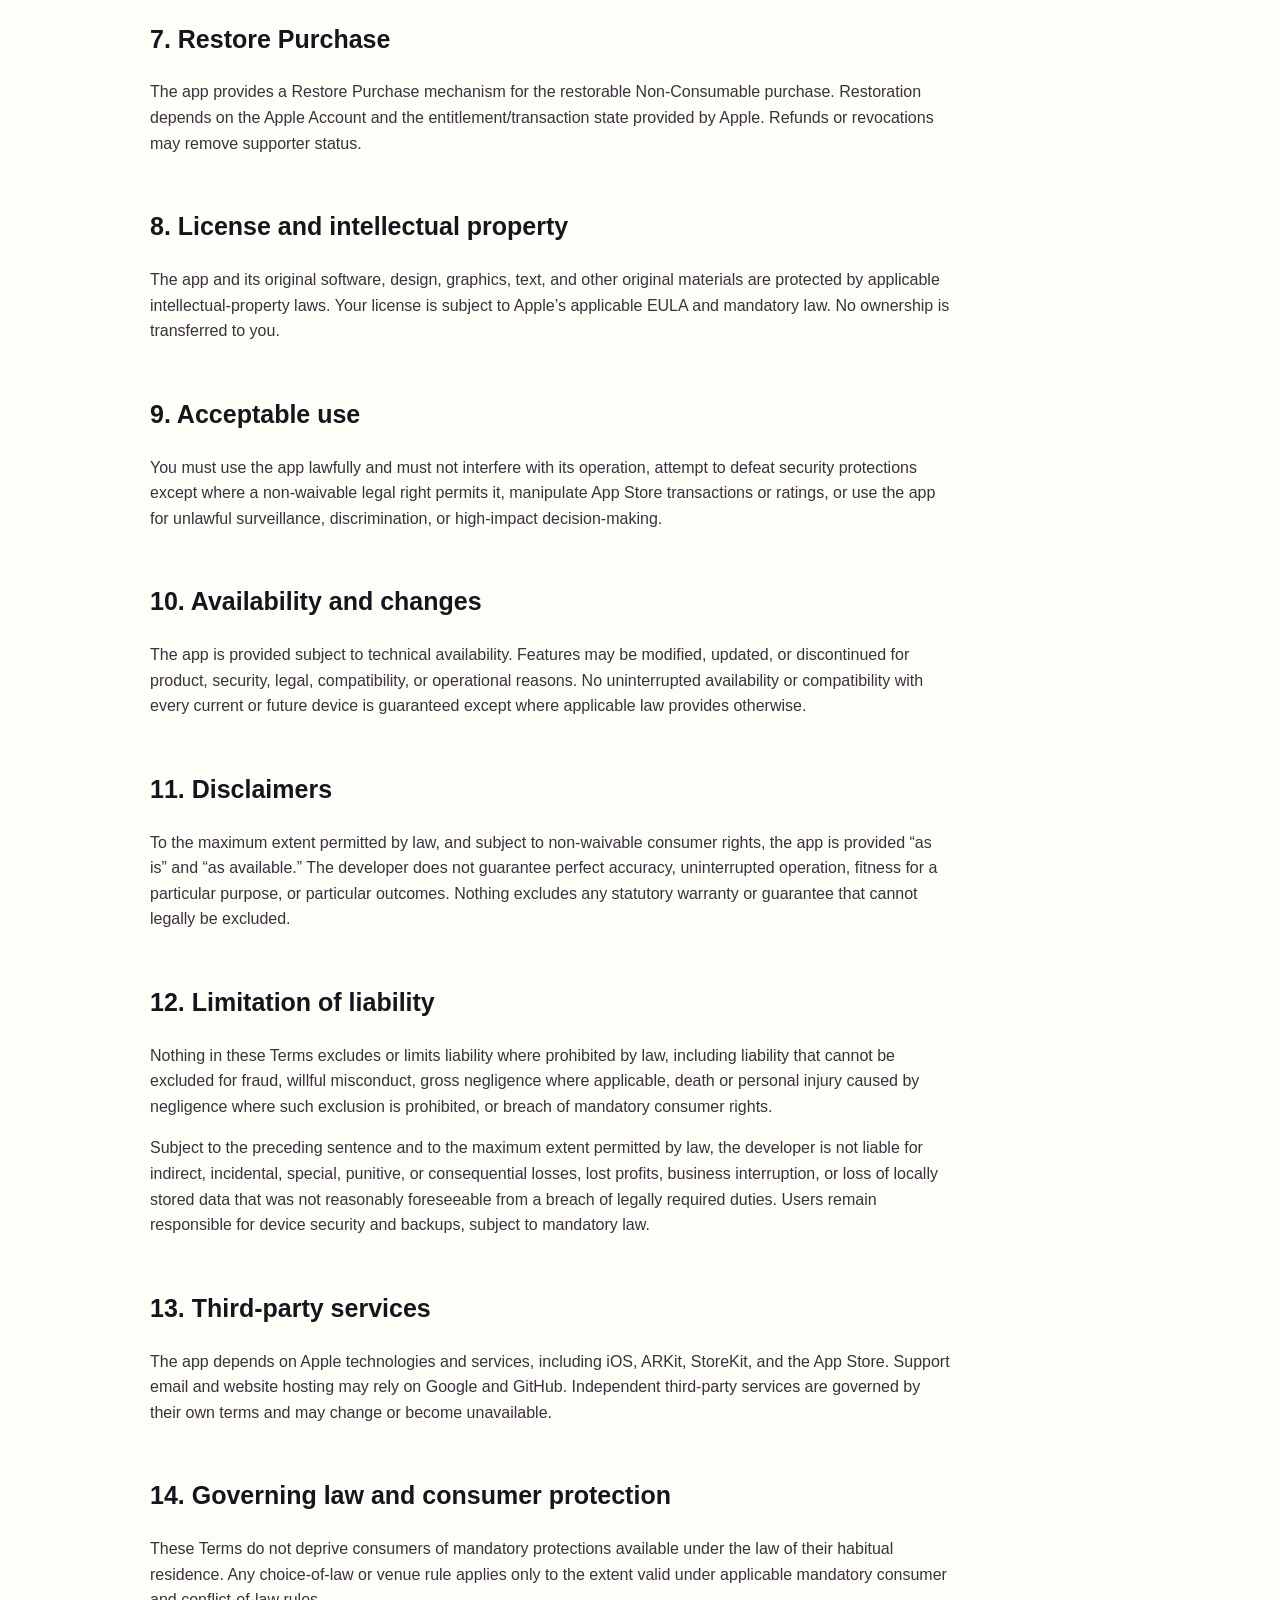
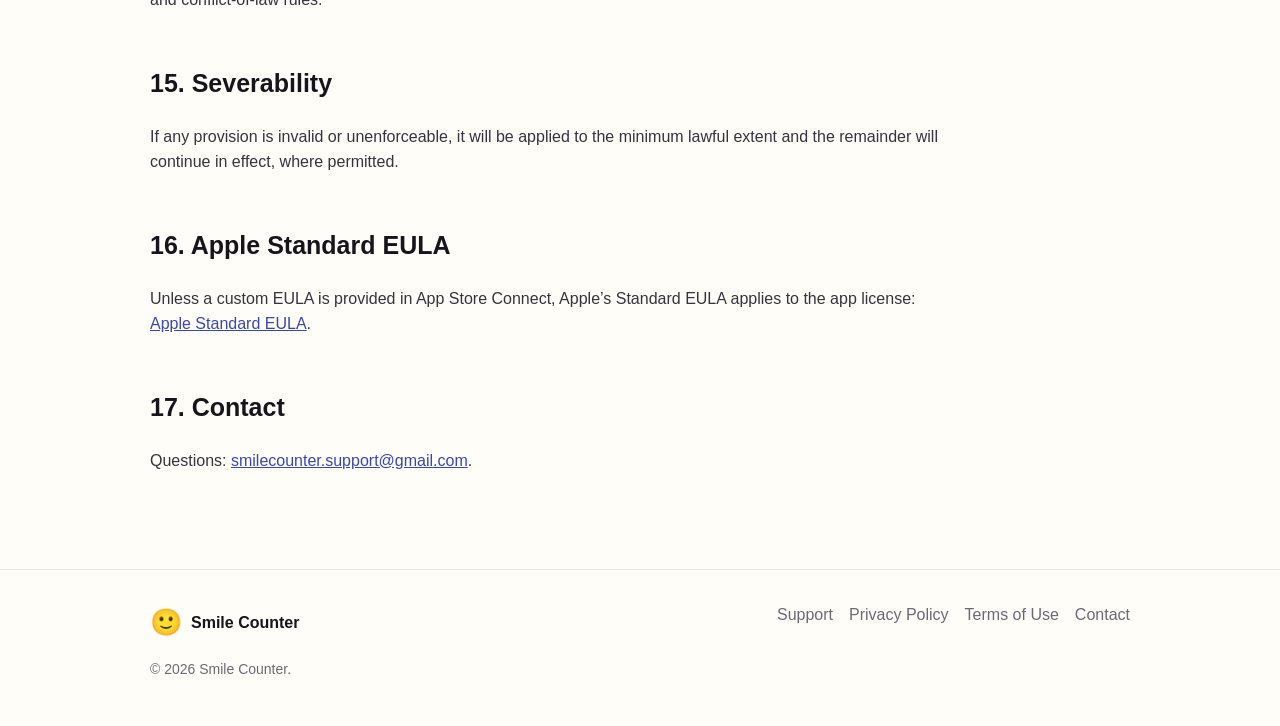
<file: terms.html>
<!doctype html><html lang="en"><head><meta charset="utf-8"><meta name="viewport" content="width=device-width, initial-scale=1"><meta name="description" content="Smile Counter Terms of Use"><title>Terms of Use — Smile Counter</title><link rel="stylesheet" href="styles.css"></head><body><header class="site-header"><div class="container nav"><a class="brand" href="index.html"><span class="brand-mark">🙂</span><span>Smile Counter</span></a><nav class="nav-links"><a href="support.html">Support</a><a href="privacy.html">Privacy</a><a href="terms.html">Terms</a><a href="contact.html">Contact</a></nav></div></header><main class="page"><div class="container"><div class="page-head"><span class="eyebrow">Legal</span><h1>Terms of Use</h1><p class="lead">Effective September 10, 2026.</p></div><div class="legal"><p>These Terms govern use of Smile Counter. Mandatory consumer rights and other rights that cannot lawfully be waived remain unaffected.</p><h2>1. The service</h2><p>Smile Counter is a free lifestyle and habit utility that counts detected smile events, tracks a daily goal, history and streaks, and can provide optional local reminders. Features may change over time.</p><h2>2. Not medical advice</h2><p>Smile Counter is not a medical device, healthcare service, diagnostic tool, treatment, therapy, or substitute for professional advice. The 200-smile goal is a habit feature, not a medical recommendation. No health, mood, stress, psychological, or clinical outcome is promised.</p><h2>3. Accuracy and appropriate use</h2><p>Smile detection depends on device hardware, lighting, camera visibility, facial expression, software conditions, and Apple frameworks. Counts can be inaccurate. Do not rely on the app or its outputs for identity verification, employment, insurance, healthcare, law-enforcement, safety-critical, or other high-impact decisions.</p><h2>4. Free access</h2><p>All functional features of the current version are available without payment. The app contains no advertising and no subscription requirement.</p><h2>5. Optional one-time support purchase</h2><p>Users may optionally purchase “Support Smile Counter” through Apple In-App Purchase. The exact localized price, taxes, and purchase terms shown by Apple at confirmation control. The purchase is voluntary and does not unlock functional features. It provides a cosmetic Supporter status and suppresses the optional daily support prompt while Apple recognizes the entitlement.</p><p>Payments, refunds, payment authorization, and transaction handling are governed by Apple’s applicable App Store terms and procedures. The developer does not receive full payment-card details. Nothing here limits non-waivable refund or consumer rights.</p><h2>6. Support prompt</h2><p>If the user has not purchased support, the app may display an optional support prompt on the first app opening and no more than once per local calendar day thereafter. The prompt can always be dismissed and does not block app use. A recognized supporter entitlement suppresses the prompt. The date of the last shown prompt is stored locally and may reset if local app data is deleted or restored differently.</p><h2>7. Restore Purchase</h2><p>The app provides a Restore Purchase mechanism for the restorable Non-Consumable purchase. Restoration depends on the Apple Account and the entitlement/transaction state provided by Apple. Refunds or revocations may remove supporter status.</p><h2>8. License and intellectual property</h2><p>The app and its original software, design, graphics, text, and other original materials are protected by applicable intellectual-property laws. Your license is subject to Apple’s applicable EULA and mandatory law. No ownership is transferred to you.</p><h2>9. Acceptable use</h2><p>You must use the app lawfully and must not interfere with its operation, attempt to defeat security protections except where a non-waivable legal right permits it, manipulate App Store transactions or ratings, or use the app for unlawful surveillance, discrimination, or high-impact decision-making.</p><h2>10. Availability and changes</h2><p>The app is provided subject to technical availability. Features may be modified, updated, or discontinued for product, security, legal, compatibility, or operational reasons. No uninterrupted availability or compatibility with every current or future device is guaranteed except where applicable law provides otherwise.</p><h2>11. Disclaimers</h2><p>To the maximum extent permitted by law, and subject to non-waivable consumer rights, the app is provided “as is” and “as available.” The developer does not guarantee perfect accuracy, uninterrupted operation, fitness for a particular purpose, or particular outcomes. Nothing excludes any statutory warranty or guarantee that cannot legally be excluded.</p><h2>12. Limitation of liability</h2><p>Nothing in these Terms excludes or limits liability where prohibited by law, including liability that cannot be excluded for fraud, willful misconduct, gross negligence where applicable, death or personal injury caused by negligence where such exclusion is prohibited, or breach of mandatory consumer rights.</p><p>Subject to the preceding sentence and to the maximum extent permitted by law, the developer is not liable for indirect, incidental, special, punitive, or consequential losses, lost profits, business interruption, or loss of locally stored data that was not reasonably foreseeable from a breach of legally required duties. Users remain responsible for device security and backups, subject to mandatory law.</p><h2>13. Third-party services</h2><p>The app depends on Apple technologies and services, including iOS, ARKit, StoreKit, and the App Store. Support email and website hosting may rely on Google and GitHub. Independent third-party services are governed by their own terms and may change or become unavailable.</p><h2>14. Governing law and consumer protection</h2><p>These Terms do not deprive consumers of mandatory protections available under the law of their habitual residence. Any choice-of-law or venue rule applies only to the extent valid under applicable mandatory consumer and conflict-of-law rules.</p><h2>15. Severability</h2><p>If any provision is invalid or unenforceable, it will be applied to the minimum lawful extent and the remainder will continue in effect, where permitted.</p><h2>16. Apple Standard EULA</h2><p>Unless a custom EULA is provided in App Store Connect, Apple’s Standard EULA applies to the app license: <a href="https://www.apple.com/legal/internet-services/itunes/dev/stdeula/" rel="noopener">Apple Standard EULA</a>.</p><h2>17. Contact</h2><p>Questions: <a href="mailto:smilecounter.support@gmail.com">smilecounter.support@gmail.com</a>.</p></div></div></main><footer class="site-footer"><div class="container footer-grid"><div><a class="brand" href="index.html"><span class="brand-mark">🙂</span><span>Smile Counter</span></a><p class="small">© 2026 Smile Counter.</p></div><div class="footer-links"><a href="support.html">Support</a><a href="privacy.html">Privacy Policy</a><a href="terms.html">Terms of Use</a><a href="contact.html">Contact</a></div></div></footer></body></html>
</file>
<file: styles.css>
:root{--bg:#fffdf8;--ink:#17151c;--muted:#6e6875;--sun:#ffd95a;--lav:#eae3ff;--mint:#9ee7c1;--card:#ffffff;--line:#ebe7df;--max:980px}*{box-sizing:border-box}html{font-family:-apple-system,BlinkMacSystemFont,"Segoe UI",sans-serif;background:var(--bg);color:var(--ink)}body{margin:0;line-height:1.6}.container{width:min(var(--max),calc(100% - 36px));margin:auto}.site-header{position:sticky;top:0;background:rgba(255,253,248,.92);backdrop-filter:blur(14px);border-bottom:1px solid var(--line);z-index:5}.nav{min-height:68px;display:flex;align-items:center;justify-content:space-between;gap:20px}.brand{text-decoration:none;color:var(--ink);font-weight:800;display:flex;gap:9px;align-items:center}.brand-mark{font-size:26px}.nav-links{display:flex;gap:18px;flex-wrap:wrap}.nav-links a,.footer-links a{color:var(--muted);text-decoration:none}.hero{padding:88px 0 60px}.hero-grid{display:grid;grid-template-columns:1.2fr .8fr;gap:48px;align-items:center}.eyebrow{font-size:12px;letter-spacing:1.5px;font-weight:800;color:#9a7512}.hero h1,.page h1{font-size:clamp(42px,7vw,72px);line-height:1.02;margin:.25em 0}.lead{font-size:20px;color:var(--muted);max-width:680px}.button{display:inline-block;background:var(--ink);color:white;text-decoration:none;padding:13px 18px;border-radius:14px;font-weight:700}.phone{border:10px solid var(--ink);border-radius:42px;background:white;padding:38px 22px;text-align:center;box-shadow:0 24px 60px #0002}.phone-smile{font-size:72px}.phone strong{display:block;font-size:64px}.progress{height:10px;background:#eee;border-radius:20px;margin-top:18px}.progress span{display:block;width:72%;height:100%;border-radius:20px;background:var(--mint)}.section{padding:38px 0}.cards{display:grid;grid-template-columns:repeat(3,1fr);gap:16px}.card,.contact-box,.notice{background:var(--card);border:1px solid var(--line);border-radius:22px;padding:22px}.card-icon{font-size:28px}.page{padding:58px 0 80px}.page-head{margin-bottom:34px}.page h1{font-size:48px}.meta,.small{color:var(--muted);font-size:14px}.prose{max-width:800px}.prose h2{font-size:25px;margin-top:2em}.prose h3{font-size:19px;margin-top:1.6em}.prose p,.prose li{color:#37323d}.prose a{color:#3a47a8}.notice{background:#fff7cf;margin:22px 0}.site-footer{border-top:1px solid var(--line);padding:32px 0}.footer-grid{display:flex;justify-content:space-between;gap:24px}.footer-links{display:flex;gap:16px;flex-wrap:wrap}details{background:white;border:1px solid var(--line);border-radius:16px;padding:14px 16px;margin:10px 0}summary{font-weight:700;cursor:pointer}@media(max-width:720px){.hero-grid,.cards{grid-template-columns:1fr}.hero{padding-top:50px}.nav{align-items:flex-start;padding:14px 0;flex-direction:column}.nav-links{gap:12px}.page h1{font-size:39px}.footer-grid{flex-direction:column}}
.legal{max-width:800px}.legal h2{font-size:25px;margin-top:2em}.legal h3{font-size:19px;margin-top:1.6em}.legal p,.legal li{color:#37323d}.legal a{color:#3a47a8}.actions{display:flex;gap:12px;flex-wrap:wrap;margin-top:24px}.button.primary{background:var(--ink);color:white}
</file>
